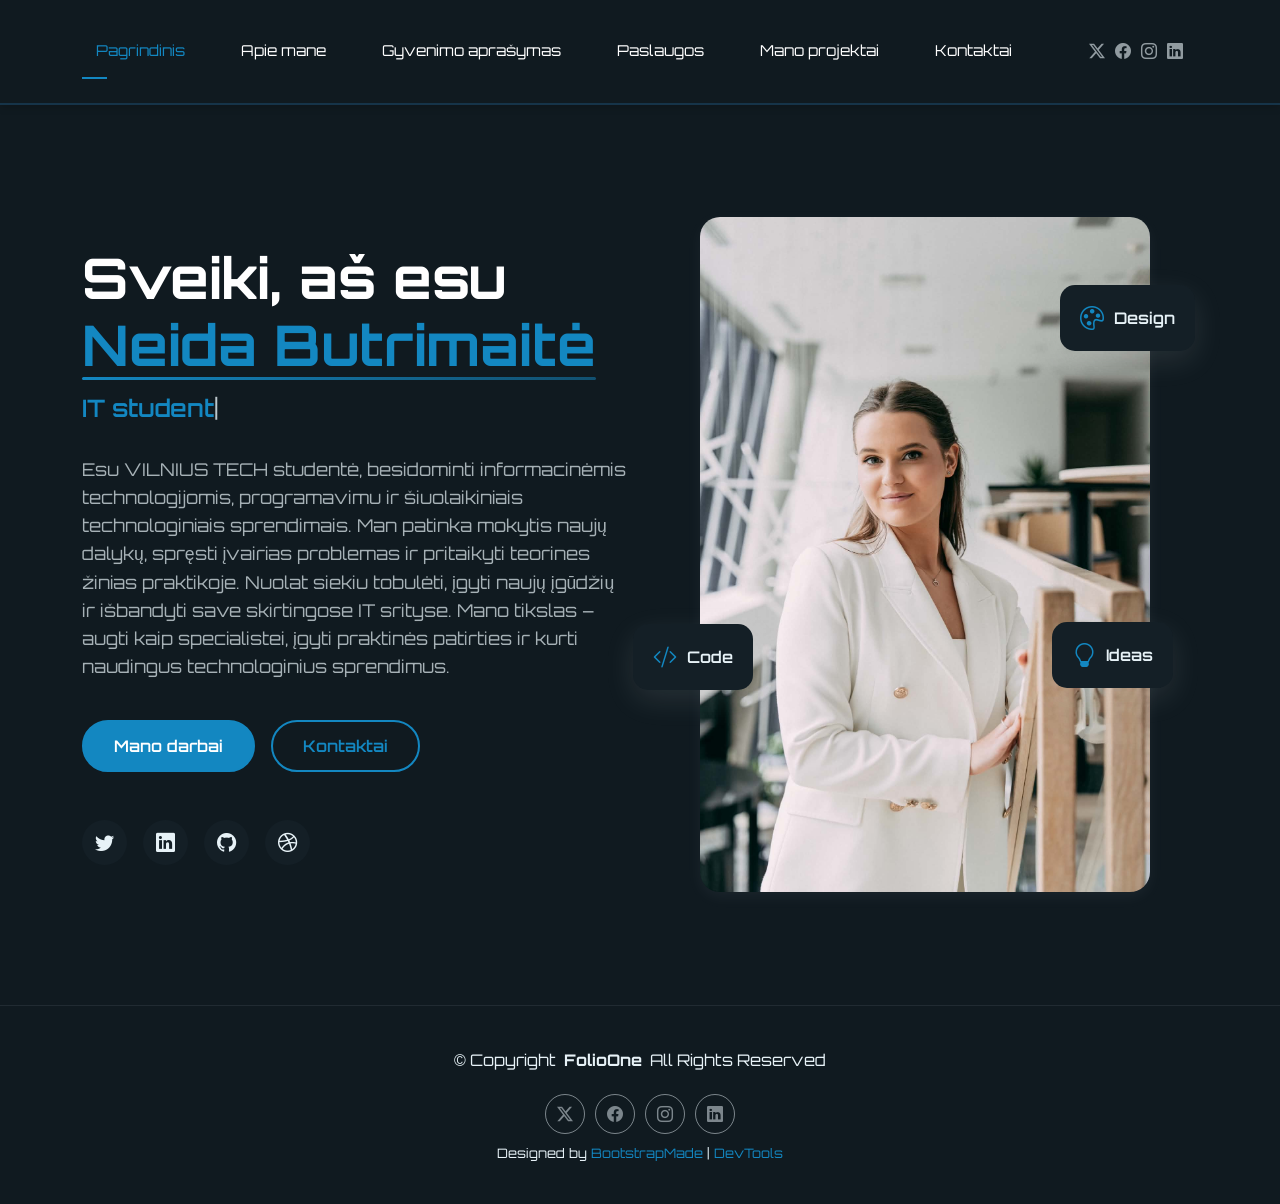
<file: index.html>
<!DOCTYPE html>
<html lang="lt">

<head>
  <meta charset="utf-8">
  <meta content="width=device-width, initial-scale=1.0" name="viewport">
  <title>Mano CV</title>
  <meta name="description" content="Neida Butrimaitė CV puslapis">
  <meta name="author" content="Neida Butrimaitė">
  <meta name="keywords" content="CV, Neida Butrimaitė, kibernetinis saugumas">

  <!-- Favicons -->
  <link href="assets/img/favicon1.png" rel="icon">
  <link href="assets/img/apple-touch-icon.png" rel="apple-touch-icon">

  <!-- Fonts -->
  <link href="https://fonts.googleapis.com" rel="preconnect">
  <link href="https://fonts.gstatic.com" rel="preconnect" crossorigin>
  <link href="https://fonts.googleapis.com/css2?family=Roboto:ital,wght@0,100;0,300;0,400;0,500;0,700;0,900;1,100;1,300;1,400;1,500;1,700;1,900&family=Poppins:ital,wght@0,100;0,200;0,300;0,400;0,500;0,600;0,700;0,800;0,900;1,100;1,200;1,300;1,400;1,500;1,600;1,700;1,800;1,900&family=Raleway:ital,wght@0,100;0,200;0,300;0,400;0,500;0,600;0,700;0,800;0,900;1,100;1,200;1,300;1,400;1,500;1,600;1,700;1,800;1,900&display=swap" rel="stylesheet">

  <!-- Vendor CSS Files -->
  <link href="assets/vendor/bootstrap/css/bootstrap.min.css" rel="stylesheet">
  <link href="assets/vendor/bootstrap-icons/bootstrap-icons.css" rel="stylesheet">
  <link href="assets/vendor/aos/aos.css" rel="stylesheet">
  <link href="assets/vendor/swiper/swiper-bundle.min.css" rel="stylesheet">
  <link href="assets/vendor/glightbox/css/glightbox.min.css" rel="stylesheet">

  <!-- Main CSS File -->
  <link href="https://fonts.googleapis.com/css2?family=Orbitron:wght@400;500;600;700;800&display=swap" rel="stylesheet">
  <link href="assets/css/main.css" rel="stylesheet">
  <link href="assets/css/custom.css" rel="stylesheet">

  <!-- =======================================================
  * Template Name: FolioOne
  * Template URL: https://bootstrapmade.com/folioone-bootstrap-portfolio-website-template/
  * Updated: Aug 23 2025 with Bootstrap v5.3.7
  * Author: BootstrapMade.com
  * License: https://bootstrapmade.com/license/
  ======================================================== -->
</head>

<body class="index-page">

  <header id="header" class="header d-flex align-items-center light-background sticky-top">
    <div class="container position-relative d-flex align-items-center justify-content-between">

      <!-- <a href="index.html" class="logo d-flex align-items-center me-auto me-xl-0">
      <img src="assets/img/logo.webp" alt="">
      <h1 class="sitename">FolioOne</h1> 
    </a> -->

      <nav id="navmenu" class="navmenu">
        <ul>
          <li><a href="index.html" class="active">Pagrindinis</a></li>
          <li><a href="about.html">Apie mane</a></li>
          <li><a href="resume.html">Gyvenimo aprašymas</a></li>
          <li><a href="services.html">Paslaugos</a></li>
          <li><a href="portfolio.html">Mano projektai</a></li>
          <li><a href="contact.html">Kontaktai</a></li>
        </ul>
        <i class="mobile-nav-toggle d-xl-none bi bi-list"></i>
      </nav>

      <div class="header-social-links">
        <a href="#" class="twitter"><i class="bi bi-twitter-x"></i></a>
        <a href="#" class="facebook"><i class="bi bi-facebook"></i></a>
        <a href="#" class="instagram"><i class="bi bi-instagram"></i></a>
        <a href="#" class="linkedin"><i class="bi bi-linkedin"></i></a>
      </div>

    </div>
  </header>

  <main class="main">

    <!-- Hero Section -->
    <section id="hero" class="hero section">

      <div class="container" data-aos="fade-up" data-aos-delay="100">

        <div class="row gy-4 align-items-center">
          <div class="col-lg-6 order-2 order-lg-1">
            <div class="hero-content">
              <h1 data-aos="fade-up" data-aos-delay="200">Sveiki, aš esu <span class="highlight">Neida Butrimaitė</span></h1>
              <h2 data-aos="fade-up" data-aos-delay="300"><span class="typed" data-typed-items="IT studentė, Būsima programuotoja, Technologijų entuziastė"></span></h2>
              <p data-aos="fade-up" data-aos-delay="400">Esu VILNIUS TECH studentė, besidominti informacinėmis technologijomis, programavimu ir šiuolaikiniais technologiniais sprendimais.

Man patinka mokytis naujų dalykų, spręsti įvairias problemas ir pritaikyti teorines žinias praktikoje. Nuolat siekiu tobulėti, įgyti naujų įgūdžių ir išbandyti save skirtingose IT srityse.

Mano tikslas – augti kaip specialistei, įgyti praktinės patirties ir kurti naudingus technologinius sprendimus.</p>
              <div class="hero-actions" data-aos="fade-up" data-aos-delay="500">
                <a href="portfolio.html" class="btn btn-primary">Mano darbai</a>
                <a href="contact.html" class="btn btn-outline">Kontaktai</a>
              </div>
              <div class="social-links" data-aos="fade-up" data-aos-delay="600">
                <a href="#"><i class="bi bi-twitter"></i></a>
                <a href="#"><i class="bi bi-linkedin"></i></a>
                <a href="#"><i class="bi bi-github"></i></a>
                <a href="#"><i class="bi bi-dribbble"></i></a>
              </div>
            </div>
          </div>
          <div class="col-lg-6 order-1 order-lg-2">
            <div class="hero-image" data-aos="zoom-in" data-aos-delay="300">
              <div class="image-wrapper">
                <img src="assets/img/bbz.JPG" alt="Neida Butrimaitė" class="img-fluid">
                <div class="floating-elements">
                  <div class="floating-card design" data-aos="fade-left" data-aos-delay="700">
                    <i class="bi bi-palette"></i>
                    <span>Design</span>
                  </div>
                  <div class="floating-card code" data-aos="fade-right" data-aos-delay="800">
                    <i class="bi bi-code-slash"></i>
                    <span>Code</span>
                  </div>
                  <div class="floating-card creativity" data-aos="fade-up" data-aos-delay="900">
                    <i class="bi bi-lightbulb"></i>
                    <span>Ideas</span>
                  </div>
                </div>
              </div>
            </div>
          </div>
        </div>

      </div>

    </section><!-- /Hero Section -->

  </main>

  <footer id="footer" class="footer">

    <div class="container">
      <div class="copyright text-center ">
        <p>© <span>Copyright</span> <strong class="px-1 sitename">FolioOne</strong> <span>All Rights Reserved<br></span></p>
      </div>
      <div class="social-links d-flex justify-content-center">
        <a href=""><i class="bi bi-twitter-x"></i></a>
        <a href=""><i class="bi bi-facebook"></i></a>
        <a href=""><i class="bi bi-instagram"></i></a>
        <a href=""><i class="bi bi-linkedin"></i></a>
      </div>
      <div class="credits">
        <!-- All the links in the footer should remain intact. -->
        <!-- You can delete the links only if you've purchased the pro version. -->
        <!-- Licensing information: https://bootstrapmade.com/license/ -->
        <!-- Purchase the pro version with working PHP/AJAX contact form: [buy-url] -->
        Designed by <a href="https://bootstrapmade.com/">BootstrapMade</a> | <a href="https://bootstrapmade.com/tools/">DevTools</a>
      </div>
    </div>

  </footer>

  <!-- Scroll Top -->
  <a href="#" id="scroll-top" class="scroll-top d-flex align-items-center justify-content-center"><i class="bi bi-arrow-up-short"></i></a>

  <!-- Preloader -->
  <div id="preloader"></div>

  <!-- Vendor JS Files -->
  <script src="assets/vendor/bootstrap/js/bootstrap.bundle.min.js"></script>
  <script src="assets/vendor/php-email-form/validate.js"></script>
  <script src="assets/vendor/aos/aos.js"></script>
  <script src="assets/vendor/typed.js/typed.umd.js"></script>
  <script src="assets/vendor/waypoints/noframework.waypoints.js"></script>
  <script src="assets/vendor/purecounter/purecounter_vanilla.js"></script>
  <script src="assets/vendor/swiper/swiper-bundle.min.js"></script>
  <script src="assets/vendor/imagesloaded/imagesloaded.pkgd.min.js"></script>
  <script src="assets/vendor/isotope-layout/isotope.pkgd.min.js"></script>
  <script src="assets/vendor/glightbox/js/glightbox.min.js"></script>

  <!-- Main JS File -->
  <script src="assets/js/main.js"></script>

</body>

</html>
</file>
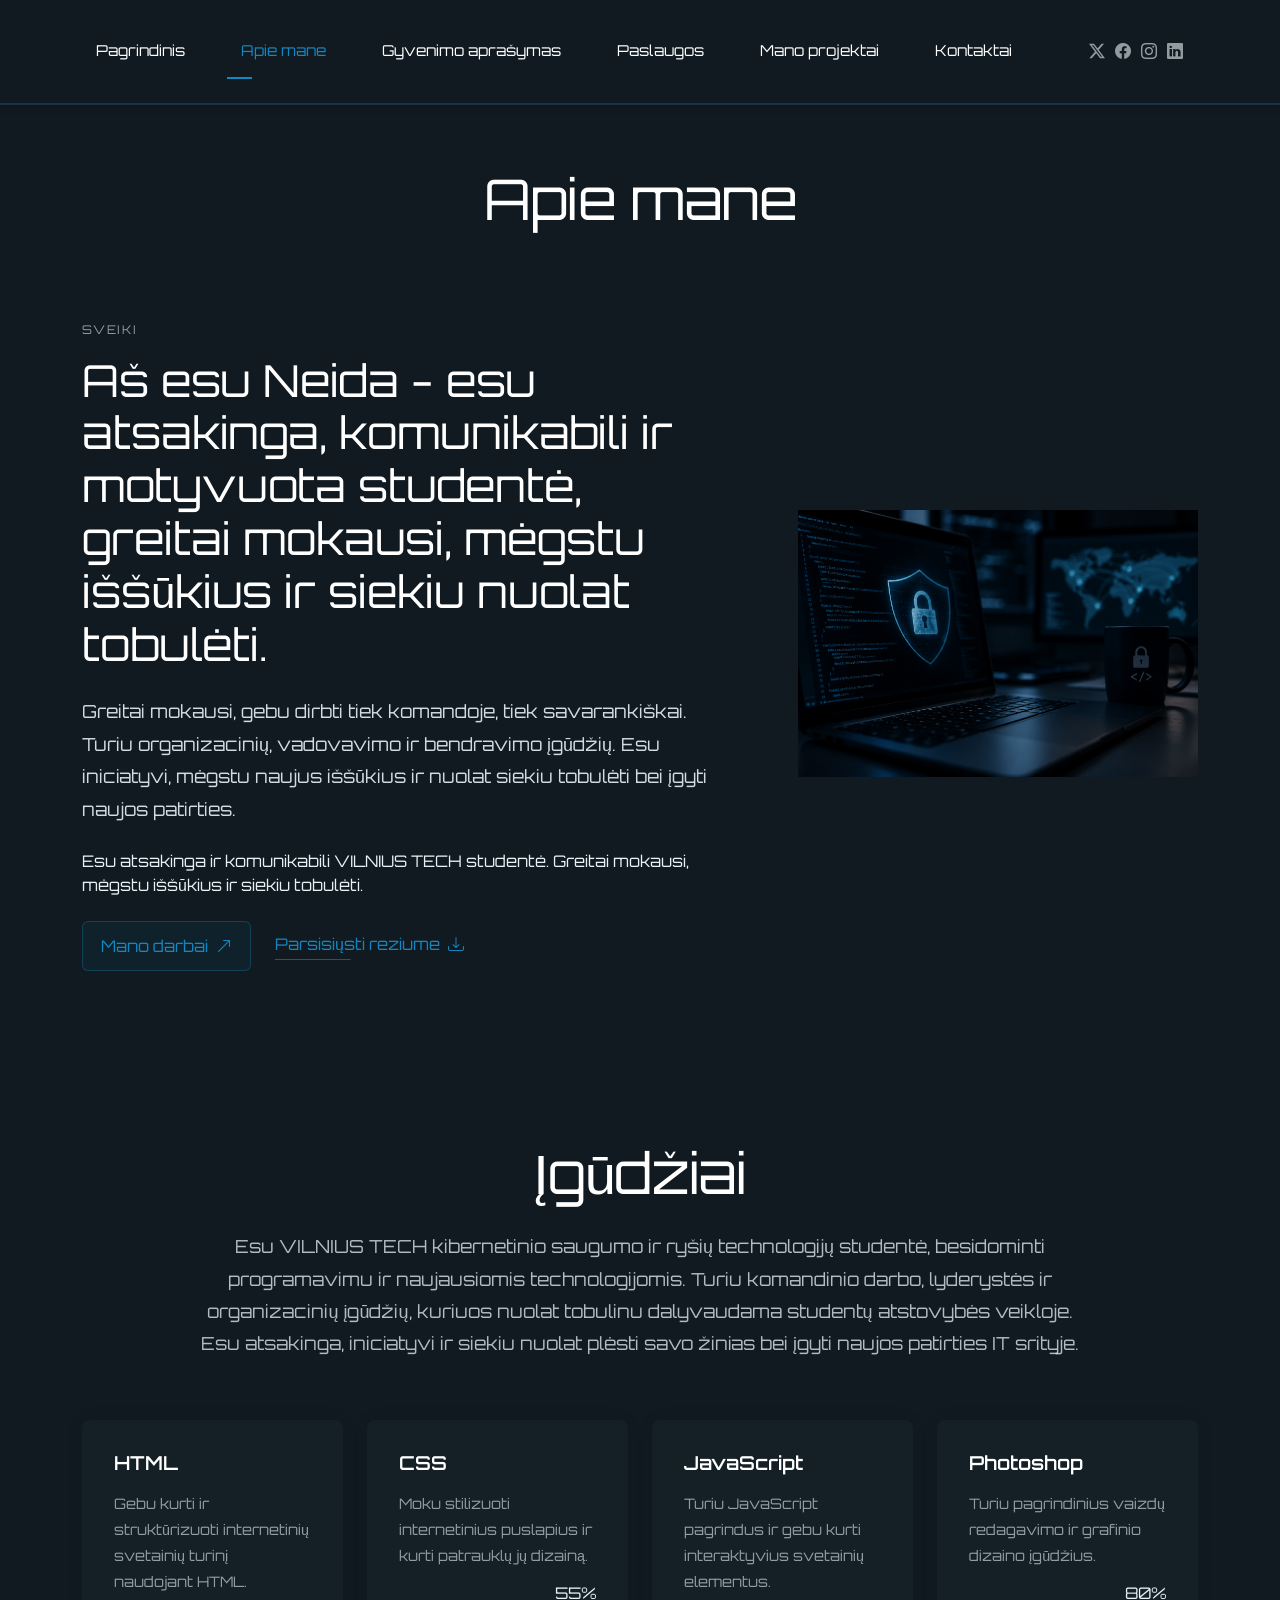
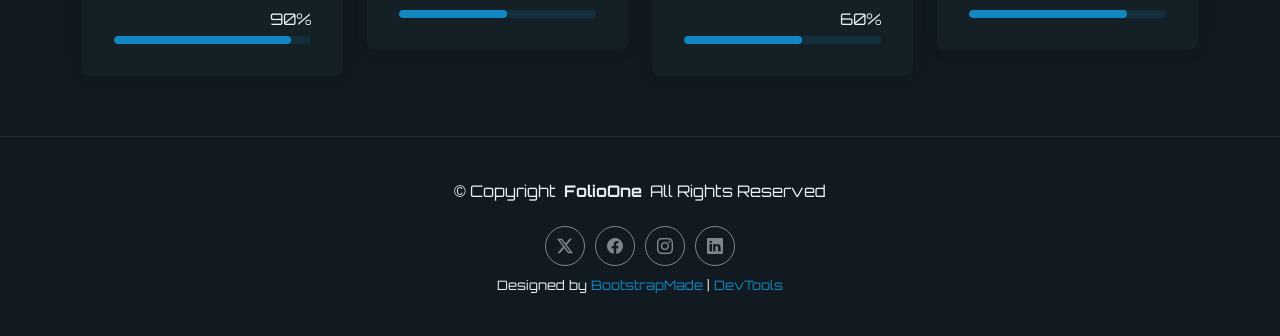
<file: about.html>
<!DOCTYPE html>
<html lang="lt">

<head>
  <meta charset="utf-8">
  <meta content="width=device-width, initial-scale=1.0" name="viewport">
   <title>Mano CV</title>
  <meta name="description" content="Neida Butrimaitė CV puslapis">
  <meta name="author" content="Neida Butrimaitė">
  <meta name="keywords" content="CV, Neida Butrimaitė, kibernetinis saugumas">

  <!-- Favicons -->
  <link href="assets/img/favicon1.png" rel="icon">
  <link href="assets/img/apple-touch-icon.png" rel="apple-touch-icon">

  <!-- Fonts -->
  <link href="https://fonts.googleapis.com" rel="preconnect">
  <link href="https://fonts.gstatic.com" rel="preconnect" crossorigin>
  <link href="https://fonts.googleapis.com/css2?family=Roboto:ital,wght@0,100;0,300;0,400;0,500;0,700;0,900;1,100;1,300;1,400;1,500;1,700;1,900&family=Poppins:ital,wght@0,100;0,200;0,300;0,400;0,500;0,600;0,700;0,800;0,900;1,100;1,200;1,300;1,400;1,500;1,600;1,700;1,800;1,900&family=Raleway:ital,wght@0,100;0,200;0,300;0,400;0,500;0,600;0,700;0,800;0,900;1,100;1,200;1,300;1,400;1,500;1,600;1,700;1,800;1,900&display=swap" rel="stylesheet">

  <!-- Vendor CSS Files -->
  <link href="assets/vendor/bootstrap/css/bootstrap.min.css" rel="stylesheet">
  <link href="assets/vendor/bootstrap-icons/bootstrap-icons.css" rel="stylesheet">
  <link href="assets/vendor/aos/aos.css" rel="stylesheet">
  <link href="assets/vendor/swiper/swiper-bundle.min.css" rel="stylesheet">
  <link href="assets/vendor/glightbox/css/glightbox.min.css" rel="stylesheet">

  <!-- Main CSS File -->
  <link href="https://fonts.googleapis.com/css2?family=Orbitron:wght@400;500;600;700;800&display=swap" rel="stylesheet">
  <link href="assets/css/main.css" rel="stylesheet">
  <link href="assets/css/custom.css" rel="stylesheet">

  <!-- =======================================================
  * Template Name: FolioOne
  * Template URL: https://bootstrapmade.com/folioone-bootstrap-portfolio-website-template/
  * Updated: Aug 23 2025 with Bootstrap v5.3.7
  * Author: BootstrapMade.com
  * License: https://bootstrapmade.com/license/
  ======================================================== -->
</head>

<body class="about-page">

  <header id="header" class="header d-flex align-items-center light-background sticky-top">
    <div class="container position-relative d-flex align-items-center justify-content-between">

      <!-- <a href="index.html" class="logo d-flex align-items-center me-auto me-xl-0">
      <img src="assets/img/logo.webp" alt="">
      <h1 class="sitename">FolioOne</h1> 
    </a> -->

      <nav id="navmenu" class="navmenu">
        <ul>
          <li><a href="index.html">Pagrindinis</a></li>
          <li><a href="about.html" class="active">Apie mane</a></li>
          <li><a href="resume.html">Gyvenimo aprašymas</a></li>
          <li><a href="services.html">Paslaugos</a></li>
          <li><a href="portfolio.html">Mano projektai</a></li>
          <li><a href="contact.html">Kontaktai</a></li>
        </ul>
        <i class="mobile-nav-toggle d-xl-none bi bi-list"></i>
      </nav>

      <div class="header-social-links">
        <a href="#" class="twitter"><i class="bi bi-twitter-x"></i></a>
        <a href="#" class="facebook"><i class="bi bi-facebook"></i></a>
        <a href="#" class="instagram"><i class="bi bi-instagram"></i></a>
        <a href="#" class="linkedin"><i class="bi bi-linkedin"></i></a>
      </div>

    </div>
  </header>

  <main class="main">

    <!-- About Section -->
    <section id="about" class="about section">

      <!-- Section Title -->
      <div class="container section-title" data-aos="fade-up">
        <h2>Apie mane</h2>
      </div><!-- End Section Title -->

      <div class="container" data-aos="fade-up" data-aos-delay="100">

        <!-- Intro + Photo -->
        <div class="row align-items-center justify-content-between gy-5 mb-5">
          <div class="col-lg-7" data-aos="fade-right" data-aos-delay="150">
            <div class="intro-content">
              <span class="eyebrow">Sveiki</span>
              <h2 class="headline">Aš esu Neida - esu atsakinga, komunikabili ir motyvuota studentė, greitai mokausi, mėgstu iššūkius ir siekiu nuolat tobulėti.</h2>
              <p class="lead">
                Greitai mokausi, gebu dirbti tiek komandoje, tiek savarankiškai. Turiu organizacinių, vadovavimo ir bendravimo įgūdžių. Esu iniciatyvi, mėgstu naujus iššūkius ir nuolat siekiu tobulėti bei įgyti naujos patirties.
              </p>
                Esu atsakinga ir komunikabili VILNIUS TECH studentė. Greitai mokausi, mėgstu iššūkius ir siekiu tobulėti.
              </p>

              <div class="cta-group">
                <a href="#portfolio" class="btn-ghost">
                  Mano darbai <i class="bi bi-arrow-up-right"></i>
                </a>
                <a href="#" class="link-underline">
                  Parsisiųsti reziume <i class="bi bi-download"></i>
                </a>
              </div>
            </div>
          </div>

          <div class="col-lg-5" data-aos="zoom-in" data-aos-delay="250">
            <figure class="profile-figure text-center text-lg-end">
             <img src="assets/img/profile/Kibernetinio saugumo darbo vieta.png" alt="Kibernetinis saugumas" style="width: 400px; height: auto;">
            </figure>
          </div>
        </div>
        <!-- End Intro + Photo -->
      </div>
    </section><!-- /About Section -->

    <!-- Skills Section -->
    <section id="skills" class="skills section">

      <!-- Section Title -->
      <div class="container section-title" data-aos="fade-up">
        <h2>Įgūdžiai</h2>
        <p>Esu VILNIUS TECH kibernetinio saugumo ir ryšių technologijų studentė, besidominti programavimu ir naujausiomis technologijomis. Turiu komandinio darbo, lyderystės ir organizacinių įgūdžių, kuriuos nuolat tobulinu dalyvaudama studentų atstovybės veikloje. Esu atsakinga, iniciatyvi ir siekiu nuolat plėsti savo žinias bei įgyti naujos patirties IT srityje.</p>
      </div><!-- End Section Title -->

      <div class="container" data-aos="fade-up" data-aos-delay="100">

        <div class="row g-4 skills-animation">

          <div class="col-md-6 col-lg-3" data-aos="fade-up" data-aos-delay="100">
            <div class="skill-box">
              <h3>HTML</h3>
              <p>Gebu kurti ir struktūrizuoti internetinių svetainių turinį naudojant HTML.</p>
              <span class="text-end d-block">90%</span>
              <div class="progress">
                <div class="progress-bar" role="progressbar" aria-valuenow="90" aria-valuemin="0" aria-valuemax="100"></div>
              </div>
            </div>
          </div>

          <div class="col-md-6 col-lg-3" data-aos="fade-up" data-aos-delay="200">
            <div class="skill-box">
              <h3>CSS</h3>
              <p>Moku stilizuoti internetinius puslapius ir kurti patrauklų jų dizainą.</p>
              <span class="text-end d-block">55%</span>
              <div class="progress">
                <div class="progress-bar" role="progressbar" aria-valuenow="55" aria-valuemin="0" aria-valuemax="100"></div>
              </div>
            </div>
          </div>

          <div class="col-md-6 col-lg-3" data-aos="fade-up" data-aos-delay="300">
            <div class="skill-box">
              <h3>JavaScript</h3>
              <p>Turiu JavaScript pagrindus ir gebu kurti interaktyvius svetainių elementus.</p>
              <span class="text-end d-block">60%</span>
              <div class="progress">
                <div class="progress-bar" role="progressbar" aria-valuenow="60" aria-valuemin="0" aria-valuemax="100"></div>
              </div>
            </div>
          </div>

          <div class="col-md-6 col-lg-3" data-aos="fade-up" data-aos-delay="400">
            <div class="skill-box">
              <h3>Photoshop</h3>
              <p>Turiu pagrindinius vaizdų redagavimo ir grafinio dizaino įgūdžius.</p>
              <span class="text-end d-block">80%</span>
              <div class="progress">
                <div class="progress-bar" role="progressbar" aria-valuenow="80" aria-valuemin="0" aria-valuemax="100">
                </div>
              </div>
            </div>
          </div>

        </div>

      </div>

    </section><!-- /Skills Section -->
  </main>

  <footer id="footer" class="footer">

    <div class="container">
      <div class="copyright text-center ">
        <p>© <span>Copyright</span> <strong class="px-1 sitename">FolioOne</strong> <span>All Rights Reserved<br></span></p>
      </div>
      <div class="social-links d-flex justify-content-center">
        <a href=""><i class="bi bi-twitter-x"></i></a>
        <a href=""><i class="bi bi-facebook"></i></a>
        <a href=""><i class="bi bi-instagram"></i></a>
        <a href=""><i class="bi bi-linkedin"></i></a>
      </div>
      <div class="credits">
        <!-- All the links in the footer should remain intact. -->
        <!-- You can delete the links only if you've purchased the pro version. -->
        <!-- Licensing information: https://bootstrapmade.com/license/ -->
        <!-- Purchase the pro version with working PHP/AJAX contact form: [buy-url] -->
        Designed by <a href="https://bootstrapmade.com/">BootstrapMade</a> | <a href="https://bootstrapmade.com/tools/">DevTools</a>
      </div>
    </div>

  </footer>

  <!-- Scroll Top -->
  <a href="#" id="scroll-top" class="scroll-top d-flex align-items-center justify-content-center"><i class="bi bi-arrow-up-short"></i></a>

  <!-- Preloader -->
  <div id="preloader"></div>

  <!-- Vendor JS Files -->
  <script src="assets/vendor/bootstrap/js/bootstrap.bundle.min.js"></script>
  <script src="assets/vendor/php-email-form/validate.js"></script>
  <script src="assets/vendor/aos/aos.js"></script>
  <script src="assets/vendor/typed.js/typed.umd.js"></script>
  <script src="assets/vendor/waypoints/noframework.waypoints.js"></script>
  <script src="assets/vendor/purecounter/purecounter_vanilla.js"></script>
  <script src="assets/vendor/swiper/swiper-bundle.min.js"></script>
  <script src="assets/vendor/imagesloaded/imagesloaded.pkgd.min.js"></script>
  <script src="assets/vendor/isotope-layout/isotope.pkgd.min.js"></script>
  <script src="assets/vendor/glightbox/js/glightbox.min.js"></script>

  <!-- Main JS File -->
  <script src="assets/js/main.js"></script>

</body>

</html>
</file>
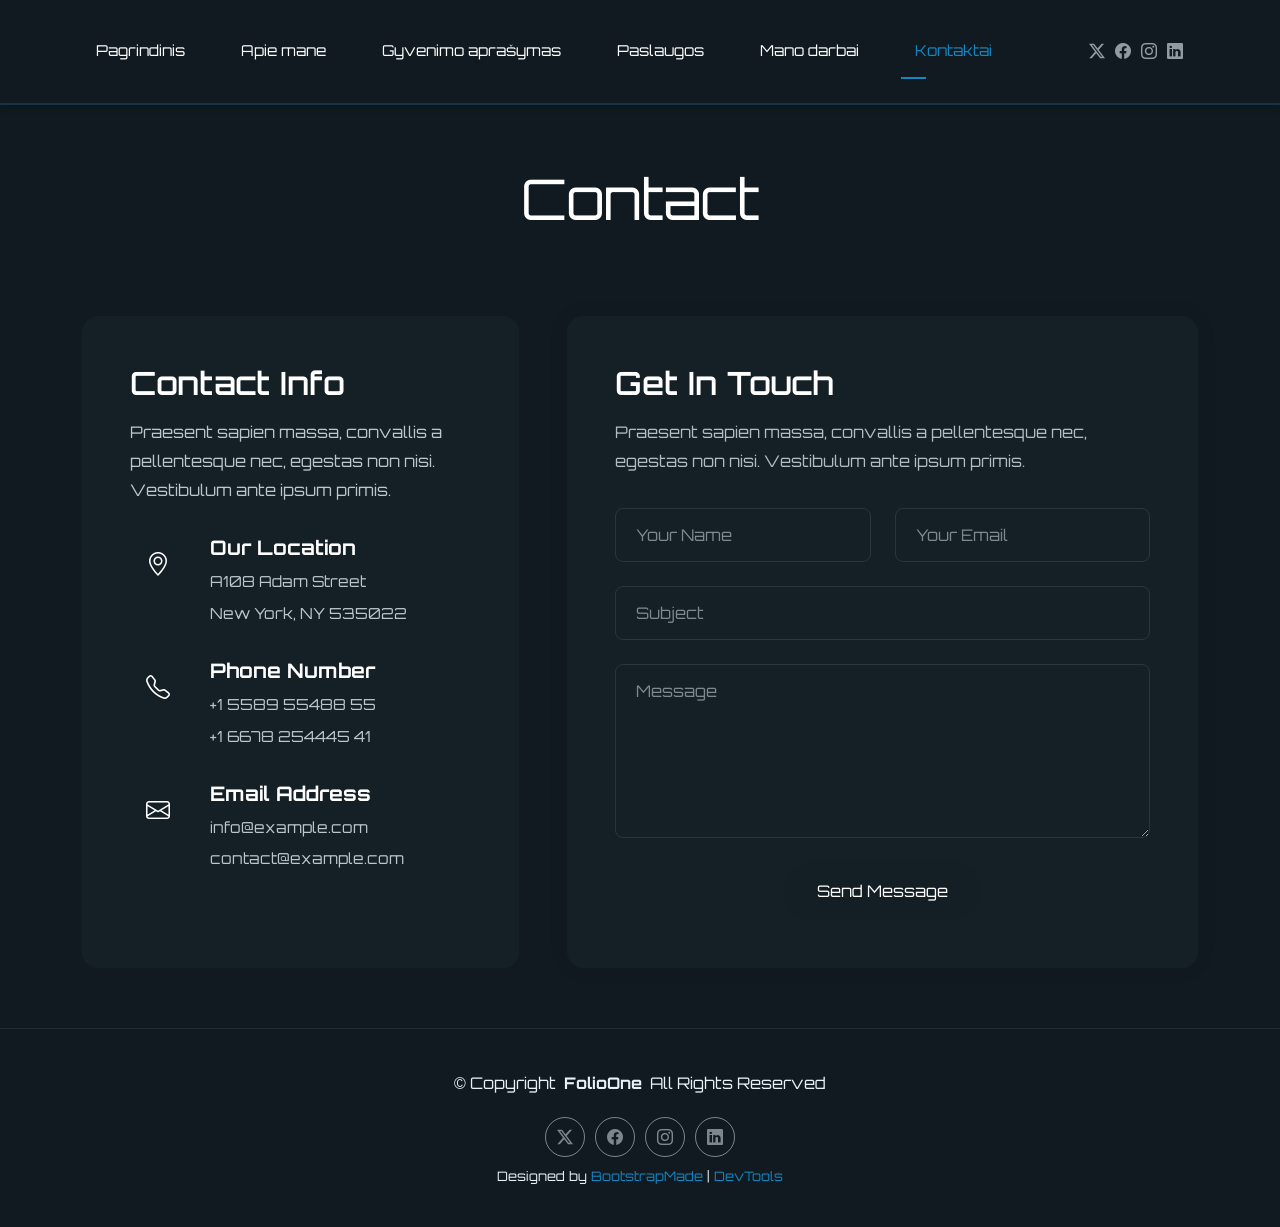
<file: contact.html>
<!DOCTYPE html>
<html lang="en">

<head>
  <meta charset="utf-8">
  <meta content="width=device-width, initial-scale=1.0" name="viewport">
  <title>Contact - FolioOne Bootstrap Template</title>
  <meta name="description" content="">
  <meta name="keywords" content="">

  <!-- Favicons -->
  <link href="assets/img/favicon1.png?" rel="icon">
  <link href="assets/img/apple-touch-icon.png" rel="apple-touch-icon">

  <!-- Fonts -->
  <link href="https://fonts.googleapis.com" rel="preconnect">
  <link href="https://fonts.gstatic.com" rel="preconnect" crossorigin>
  <link href="https://fonts.googleapis.com/css2?family=Roboto:ital,wght@0,100;0,300;0,400;0,500;0,700;0,900;1,100;1,300;1,400;1,500;1,700;1,900&family=Poppins:ital,wght@0,100;0,200;0,300;0,400;0,500;0,600;0,700;0,800;0,900;1,100;1,200;1,300;1,400;1,500;1,600;1,700;1,800;1,900&family=Raleway:ital,wght@0,100;0,200;0,300;0,400;0,500;0,600;0,700;0,800;0,900;1,100;1,200;1,300;1,400;1,500;1,600;1,700;1,800;1,900&display=swap" rel="stylesheet">

  <!-- Vendor CSS Files -->
  <link href="assets/vendor/bootstrap/css/bootstrap.min.css" rel="stylesheet">
  <link href="assets/vendor/bootstrap-icons/bootstrap-icons.css" rel="stylesheet">
  <link href="assets/vendor/aos/aos.css" rel="stylesheet">
  <link href="assets/vendor/swiper/swiper-bundle.min.css" rel="stylesheet">
  <link href="assets/vendor/glightbox/css/glightbox.min.css" rel="stylesheet">

  <!-- Main CSS File -->
  <link href="https://fonts.googleapis.com/css2?family=Orbitron:wght@400;500;600;700;800&display=swap" rel="stylesheet">
  <link href="assets/css/main.css" rel="stylesheet">
  <link href="assets/css/custom.css" rel="stylesheet">
  <!-- =======================================================
  * Template Name: FolioOne
  * Template URL: https://bootstrapmade.com/folioone-bootstrap-portfolio-website-template/
  * Updated: Aug 23 2025 with Bootstrap v5.3.7
  * Author: BootstrapMade.com
  * License: https://bootstrapmade.com/license/
  ======================================================== -->
</head>

<body class="contact-page">

  <header id="header" class="header d-flex align-items-center light-background sticky-top">
    <div class="container position-relative d-flex align-items-center justify-content-between">

      <!-- <a href="index.html" class="logo d-flex align-items-center me-auto me-xl-0">
      <img src="assets/img/logo.webp" alt="">
      <h1 class="sitename">FolioOne</h1> 
    </a> -->

      <nav id="navmenu" class="navmenu">
        <ul>
          <li><a href="index.html">Pagrindinis</a></li>
          <li><a href="about.html">Apie mane</a></li>
          <li><a href="resume.html">Gyvenimo aprašymas</a></li>
          <li><a href="services.html">Paslaugos</a></li>
          <li><a href="portfolio.html">Mano darbai</a></li>
          <li><a href="contact.html" class="active">Kontaktai</a></li>
        </ul>
        <i class="mobile-nav-toggle d-xl-none bi bi-list"></i>
      </nav>

      <div class="header-social-links">
        <a href="#" class="twitter"><i class="bi bi-twitter-x"></i></a>
        <a href="#" class="facebook"><i class="bi bi-facebook"></i></a>
        <a href="#" class="instagram"><i class="bi bi-instagram"></i></a>
        <a href="#" class="linkedin"><i class="bi bi-linkedin"></i></a>
      </div>

    </div>
  </header>

  <main class="main">

    <!-- Contact Section -->
    <section id="contact" class="contact section">

      <!-- Section Title -->
      <div class="container section-title" data-aos="fade-up">
        <h2>Contact</h2>
      </div><!-- End Section Title -->

      <div class="container" data-aos="fade-up" data-aos-delay="100">

        <div class="row g-4 g-lg-5">
          <div class="col-lg-5">
            <div class="info-box" data-aos="fade-up" data-aos-delay="200">
              <h3>Contact Info</h3>
              <p>Praesent sapien massa, convallis a pellentesque nec, egestas non nisi. Vestibulum ante ipsum primis.</p>

              <div class="info-item" data-aos="fade-up" data-aos-delay="300">
                <div class="icon-box">
                  <i class="bi bi-geo-alt"></i>
                </div>
                <div class="content">
                  <h4>Our Location</h4>
                  <p>A108 Adam Street</p>
                  <p>New York, NY 535022</p>
                </div>
              </div>

              <div class="info-item" data-aos="fade-up" data-aos-delay="400">
                <div class="icon-box">
                  <i class="bi bi-telephone"></i>
                </div>
                <div class="content">
                  <h4>Phone Number</h4>
                  <p>+1 5589 55488 55</p>
                  <p>+1 6678 254445 41</p>
                </div>
              </div>

              <div class="info-item" data-aos="fade-up" data-aos-delay="500">
                <div class="icon-box">
                  <i class="bi bi-envelope"></i>
                </div>
                <div class="content">
                  <h4>Email Address</h4>
                  <p>info@example.com</p>
                  <p>contact@example.com</p>
                </div>
              </div>
            </div>
          </div>

          <div class="col-lg-7">
            <div class="contact-form" data-aos="fade-up" data-aos-delay="300">
              <h3>Get In Touch</h3>
              <p>Praesent sapien massa, convallis a pellentesque nec, egestas non nisi. Vestibulum ante ipsum primis.</p>

              <form action="forms/contact.php" method="post" class="php-email-form" data-aos="fade-up" data-aos-delay="200">
                <div class="row gy-4">

                  <div class="col-md-6">
                    <input type="text" name="name" class="form-control" placeholder="Your Name" required="">
                  </div>

                  <div class="col-md-6 ">
                    <input type="email" class="form-control" name="email" placeholder="Your Email" required="">
                  </div>

                  <div class="col-12">
                    <input type="text" class="form-control" name="subject" placeholder="Subject" required="">
                  </div>

                  <div class="col-12">
                    <textarea class="form-control" name="message" rows="6" placeholder="Message" required=""></textarea>
                  </div>

                  <div class="col-12 text-center">
                    <div class="loading">Loading</div>
                    <div class="error-message"></div>
                    <div class="sent-message">Your message has been sent. Thank you!</div>

                    <button type="submit" class="btn">Send Message</button>
                  </div>

                </div>
              </form>

            </div>
          </div>

        </div>

      </div>

    </section><!-- /Contact Section -->

  </main>

  <footer id="footer" class="footer">

    <div class="container">
      <div class="copyright text-center ">
        <p>© <span>Copyright</span> <strong class="px-1 sitename">FolioOne</strong> <span>All Rights Reserved<br></span></p>
      </div>
      <div class="social-links d-flex justify-content-center">
        <a href=""><i class="bi bi-twitter-x"></i></a>
        <a href=""><i class="bi bi-facebook"></i></a>
        <a href=""><i class="bi bi-instagram"></i></a>
        <a href=""><i class="bi bi-linkedin"></i></a>
      </div>
      <div class="credits">
        <!-- All the links in the footer should remain intact. -->
        <!-- You can delete the links only if you've purchased the pro version. -->
        <!-- Licensing information: https://bootstrapmade.com/license/ -->
        <!-- Purchase the pro version with working PHP/AJAX contact form: [buy-url] -->
        Designed by <a href="https://bootstrapmade.com/">BootstrapMade</a> | <a href="https://bootstrapmade.com/tools/">DevTools</a>
      </div>
    </div>

  </footer>

  <!-- Scroll Top -->
  <a href="#" id="scroll-top" class="scroll-top d-flex align-items-center justify-content-center"><i class="bi bi-arrow-up-short"></i></a>

  <!-- Preloader -->
  <div id="preloader"></div>

  <!-- Vendor JS Files -->
  <script src="assets/vendor/bootstrap/js/bootstrap.bundle.min.js"></script>
  <script src="assets/vendor/php-email-form/validate.js"></script>
  <script src="assets/vendor/aos/aos.js"></script>
  <script src="assets/vendor/typed.js/typed.umd.js"></script>
  <script src="assets/vendor/waypoints/noframework.waypoints.js"></script>
  <script src="assets/vendor/purecounter/purecounter_vanilla.js"></script>
  <script src="assets/vendor/swiper/swiper-bundle.min.js"></script>
  <script src="assets/vendor/imagesloaded/imagesloaded.pkgd.min.js"></script>
  <script src="assets/vendor/isotope-layout/isotope.pkgd.min.js"></script>
  <script src="assets/vendor/glightbox/js/glightbox.min.js"></script>

  <!-- Main JS File -->
  <script src="assets/js/main.js"></script>

</body>

</html>
</file>
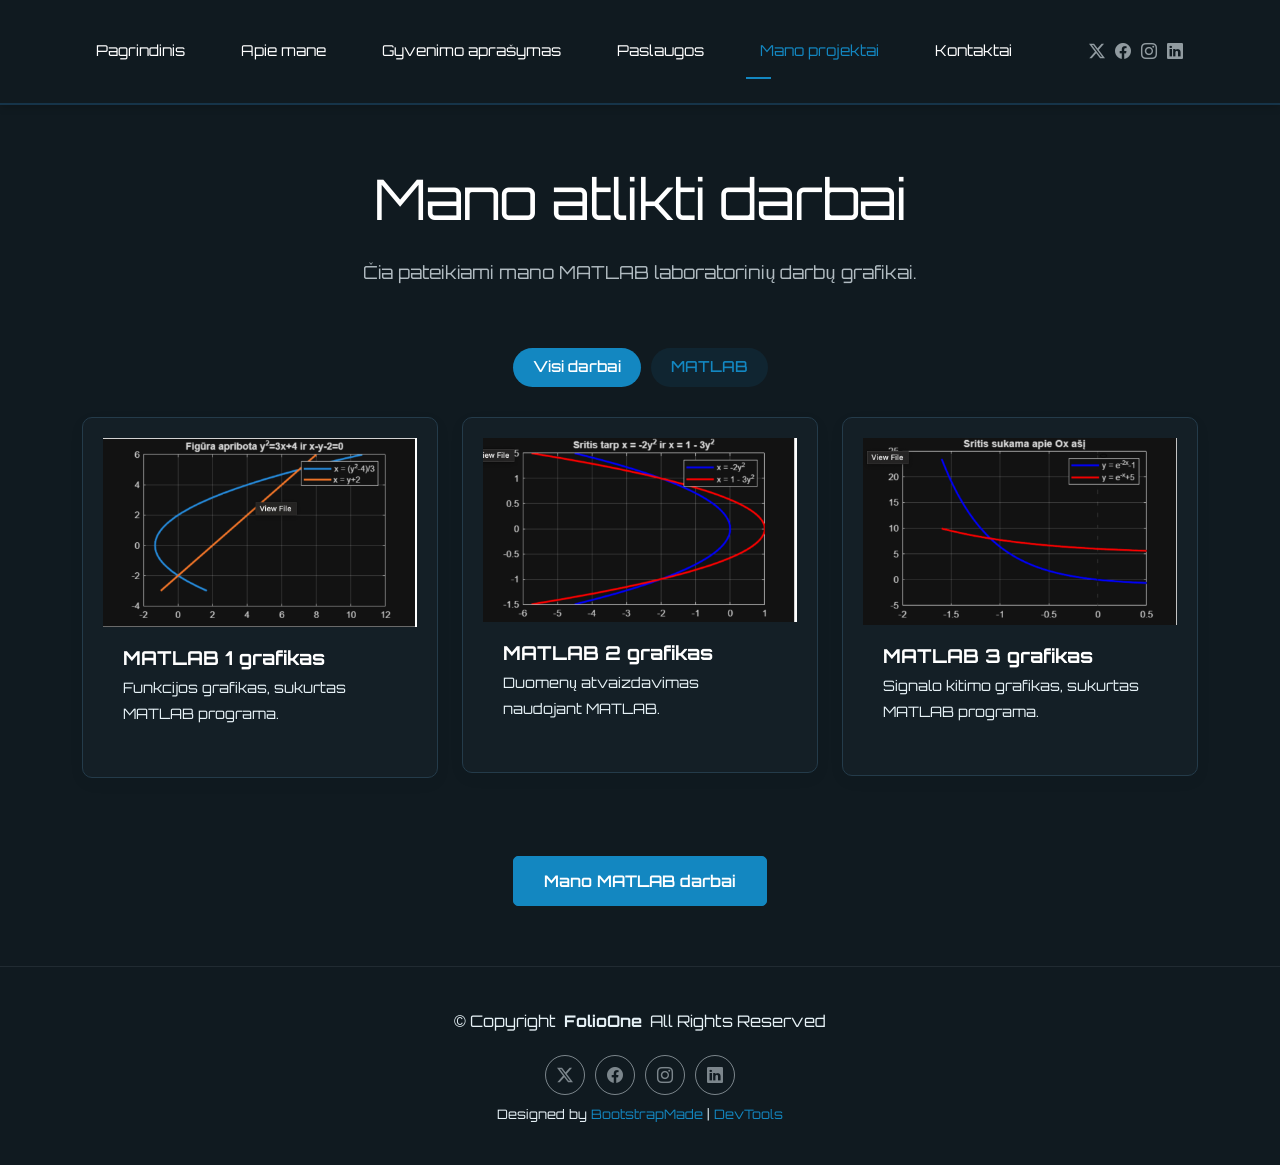
<file: portfolio.html>
<!DOCTYPE html>
<html lang="en">

<head>
  <meta charset="utf-8">
  <meta content="width=device-width, initial-scale=1.0" name="viewport">
  <title>Portfolio - FolioOne Bootstrap Template</title>
  <meta name="description" content="">
  <meta name="keywords" content="">

  <!-- Favicons -->
 <link href="assets/img/favicon1.png?" rel="icon">
  <link href="assets/img/apple-touch-icon.png" rel="apple-touch-icon">

  <!-- Fonts -->
  <link href="https://fonts.googleapis.com" rel="preconnect">
  <link href="https://fonts.gstatic.com" rel="preconnect" crossorigin>
  <link href="https://fonts.googleapis.com/css2?family=Roboto:ital,wght@0,100;0,300;0,400;0,500;0,700;0,900;1,100;1,300;1,400;1,500;1,700;1,900&family=Poppins:ital,wght@0,100;0,200;0,300;0,400;0,500;0,600;0,700;0,800;0,900;1,100;1,200;1,300;1,400;1,500;1,600;1,700;1,800;1,900&family=Raleway:ital,wght@0,100;0,200;0,300;0,400;0,500;0,600;0,700;0,800;0,900;1,100;1,200;1,300;1,400;1,500;1,600;1,700;1,800;1,900&display=swap" rel="stylesheet">

  <!-- Vendor CSS Files -->
  <link href="assets/vendor/bootstrap/css/bootstrap.min.css" rel="stylesheet">
  <link href="assets/vendor/bootstrap-icons/bootstrap-icons.css" rel="stylesheet">
  <link href="assets/vendor/aos/aos.css" rel="stylesheet">
  <link href="assets/vendor/swiper/swiper-bundle.min.css" rel="stylesheet">
  <link href="assets/vendor/glightbox/css/glightbox.min.css" rel="stylesheet">

  <!-- Main CSS File -->
  <link href="https://fonts.googleapis.com/css2?family=Orbitron:wght@400;500;600;700;800&display=swap" rel="stylesheet">
  <link href="assets/css/main.css" rel="stylesheet">
  <link href="assets/css/custom.css" rel="stylesheet">

  <!-- =======================================================
  * Template Name: FolioOne
  * Template URL: https://bootstrapmade.com/folioone-bootstrap-portfolio-website-template/
  * Updated: Aug 23 2025 with Bootstrap v5.3.7
  * Author: BootstrapMade.com
  * License: https://bootstrapmade.com/license/
  ======================================================== -->
</head>

<body class="portfolio-page">

  <header id="header" class="header d-flex align-items-center light-background sticky-top">
    <div class="container position-relative d-flex align-items-center justify-content-between">

      <!-- <a href="index.html" class="logo d-flex align-items-center me-auto me-xl-0">
      <img src="assets/img/logo.webp" alt="">
      <h1 class="sitename">FolioOne</h1> 
    </a> -->

      <nav id="navmenu" class="navmenu">
        <ul>
          <li><a href="index.html">Pagrindinis</a></li>
          <li><a href="about.html">Apie mane</a></li>
          <li><a href="resume.html">Gyvenimo aprašymas</a></li>
          <li><a href="services.html">Paslaugos</a></li>
          <li><a href="portfolio.html" class="active">Mano projektai</a></li>
          <li><a href="contact.html">Kontaktai</a></li>
        </ul>
        <i class="mobile-nav-toggle d-xl-none bi bi-list"></i>
      </nav>

      <div class="header-social-links">
        <a href="#" class="twitter"><i class="bi bi-twitter-x"></i></a>
        <a href="#" class="facebook"><i class="bi bi-facebook"></i></a>
        <a href="#" class="instagram"><i class="bi bi-instagram"></i></a>
        <a href="#" class="linkedin"><i class="bi bi-linkedin"></i></a>
      </div>

    </div>
  </header>

  <main class="main">

    <!-- Portfolio Section -->
    <section id="portfolio" class="portfolio section">

      <!-- Section Title -->
      <div class="container section-title" data-aos="fade-up">
        <h2>Mano atlikti darbai</h2>
        <p>Čia pateikiami mano MATLAB laboratorinių darbų grafikai.</p>
      </div><!-- End Section Title -->

      <div class="container" data-aos="fade-up" data-aos-delay="100">

        <div class="isotope-layout" data-default-filter="*" data-layout="masonry" data-sort="original-order">
          <ul class="portfolio-filters isotope-filters">
            <li data-filter="*" class="filter-active">Visi darbai</li>
            <li data-filter=".filter-matlab">MATLAB</li>
          </ul>
          </ul><!-- End Portfolio Filters -->

          <div class="row gy-4 isotope-container" data-aos="fade-up" data-aos-delay="300">
            <div class="col-lg-4 col-md-6 portfolio-item isotope-item filter-matlab">
              <div class="portfolio-card">
                <div class="portfolio-img">
                  <img src="assets/img/portfolio/Grafikas_1.png"
                      alt="Pirmasis MATLAB grafikas"
                      class="img-fluid">
                </div>
                <div class="portfolio-info">
                  <h4>MATLAB 1 grafikas</h4>
                  <p>Funkcijos grafikas, sukurtas MATLAB programa.</p>
                </div>
              </div>
            </div>

            <div class="col-lg-4 col-md-6 portfolio-item isotope-item filter-matlab">
              <div class="portfolio-card">
                <div class="portfolio-img">
                  <img src="assets/img/portfolio/Grafikas_2.png"
                       alt="Antrasis MATLAB grafikas"
                       class="img-fluid">
                </div>
                <div class="portfolio-info">
                  <h4>MATLAB 2 grafikas</h4>
                  <p>Duomenų atvaizdavimas naudojant MATLAB.</p>
                </div>
              </div>
            </div>
            
            <div class="col-lg-4 col-md-6 portfolio-item isotope-item filter-matlab">
              <div class="portfolio-card">
                <div class="portfolio-img">
                  <img src="assets/img/portfolio/Grafikas_3.png"
                      alt="Trečiasis MATLAB grafikas"
                      class="img-fluid">
                </div>
                <div class="portfolio-info">
                  <h4>MATLAB 3 grafikas</h4>
                  <p>Signalo kitimo grafikas, sukurtas MATLAB programa.</p>
                </div>
              </div>
            </div>
          </div><!-- End Portfolio Items Container -->

        </div>

        <div class="text-center mt-5" data-aos="fade-up" data-aos-delay="400">
          <a href="#portfolio" class="btn btn-primary">Mano MATLAB darbai</a>
        </div>

      </div>

    </section><!-- /Portfolio Section -->

  </main>

  <footer id="footer" class="footer">

    <div class="container">
      <div class="copyright text-center ">
        <p>© <span>Copyright</span> <strong class="px-1 sitename">FolioOne</strong> <span>All Rights Reserved<br></span></p>
      </div>
      <div class="social-links d-flex justify-content-center">
        <a href=""><i class="bi bi-twitter-x"></i></a>
        <a href=""><i class="bi bi-facebook"></i></a>
        <a href=""><i class="bi bi-instagram"></i></a>
        <a href=""><i class="bi bi-linkedin"></i></a>
      </div>
      <div class="credits">
        <!-- All the links in the footer should remain intact. -->
        <!-- You can delete the links only if you've purchased the pro version. -->
        <!-- Licensing information: https://bootstrapmade.com/license/ -->
        <!-- Purchase the pro version with working PHP/AJAX contact form: [buy-url] -->
        Designed by <a href="https://bootstrapmade.com/">BootstrapMade</a> | <a href="https://bootstrapmade.com/tools/">DevTools</a>
      </div>
    </div>

  </footer>

  <!-- Scroll Top -->
  <a href="#" id="scroll-top" class="scroll-top d-flex align-items-center justify-content-center"><i class="bi bi-arrow-up-short"></i></a>

  <!-- Preloader -->
  <div id="preloader"></div>

  <!-- Vendor JS Files -->
  <script src="assets/vendor/bootstrap/js/bootstrap.bundle.min.js"></script>
  <script src="assets/vendor/php-email-form/validate.js"></script>
  <script src="assets/vendor/aos/aos.js"></script>
  <script src="assets/vendor/typed.js/typed.umd.js"></script>
  <script src="assets/vendor/waypoints/noframework.waypoints.js"></script>
  <script src="assets/vendor/purecounter/purecounter_vanilla.js"></script>
  <script src="assets/vendor/swiper/swiper-bundle.min.js"></script>
  <script src="assets/vendor/imagesloaded/imagesloaded.pkgd.min.js"></script>
  <script src="assets/vendor/isotope-layout/isotope.pkgd.min.js"></script>
  <script src="assets/vendor/glightbox/js/glightbox.min.js"></script>

  <!-- Main JS File -->
  <script src="assets/js/main.js"></script>

</body>

</html>
</file>
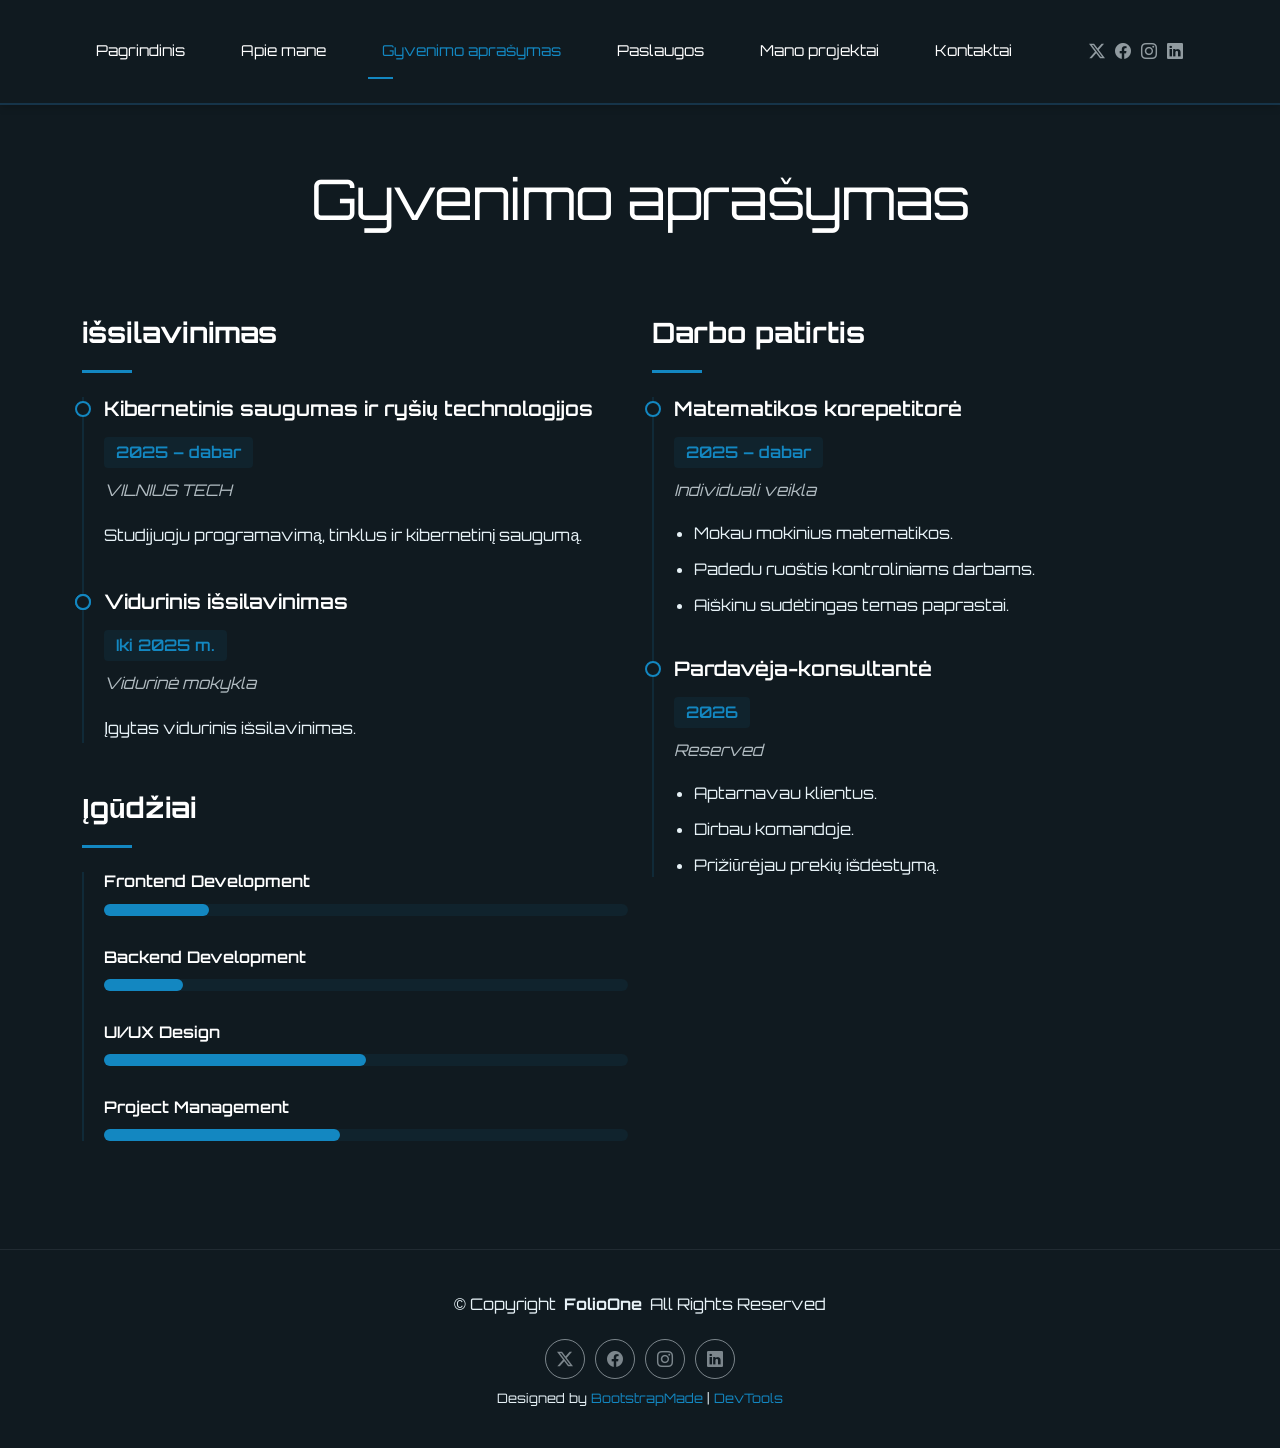
<file: resume.html>
<!DOCTYPE html>
<html lang="en">

<head>
  <meta charset="utf-8">
  <meta content="width=device-width, initial-scale=1.0" name="viewport">
  <title>Resume - FolioOne Bootstrap Template</title>
  <meta name="description" content="">
  <meta name="keywords" content="">

  <!-- Favicons -->
 <link href="assets/img/favicon1.png" rel="icon">
  <link href="assets/img/apple-touch-icon.png" rel="apple-touch-icon">

  <!-- Fonts -->
  <link href="https://fonts.googleapis.com" rel="preconnect">
  <link href="https://fonts.gstatic.com" rel="preconnect" crossorigin>
  <link href="https://fonts.googleapis.com/css2?family=Roboto:ital,wght@0,100;0,300;0,400;0,500;0,700;0,900;1,100;1,300;1,400;1,500;1,700;1,900&family=Poppins:ital,wght@0,100;0,200;0,300;0,400;0,500;0,600;0,700;0,800;0,900;1,100;1,200;1,300;1,400;1,500;1,600;1,700;1,800;1,900&family=Raleway:ital,wght@0,100;0,200;0,300;0,400;0,500;0,600;0,700;0,800;0,900;1,100;1,200;1,300;1,400;1,500;1,600;1,700;1,800;1,900&display=swap" rel="stylesheet">

  <!-- Vendor CSS Files -->
  <link href="assets/vendor/bootstrap/css/bootstrap.min.css" rel="stylesheet">
  <link href="assets/vendor/bootstrap-icons/bootstrap-icons.css" rel="stylesheet">
  <link href="assets/vendor/aos/aos.css" rel="stylesheet">
  <link href="assets/vendor/swiper/swiper-bundle.min.css" rel="stylesheet">
  <link href="assets/vendor/glightbox/css/glightbox.min.css" rel="stylesheet">

  <!-- Main CSS File -->
  <link href="https://fonts.googleapis.com/css2?family=Orbitron:wght@400;500;600;700;800&display=swap" rel="stylesheet">
  <link href="assets/css/main.css" rel="stylesheet">
  <link href="assets/css/custom.css" rel="stylesheet">

  <!-- =======================================================
  * Template Name: FolioOne
  * Template URL: https://bootstrapmade.com/folioone-bootstrap-portfolio-website-template/
  * Updated: Aug 23 2025 with Bootstrap v5.3.7
  * Author: BootstrapMade.com
  * License: https://bootstrapmade.com/license/
  ======================================================== -->
</head>

<body class="resume-page">

  <header id="header" class="header d-flex align-items-center light-background sticky-top">
    <div class="container position-relative d-flex align-items-center justify-content-between">

      <!-- <a href="index.html" class="logo d-flex align-items-center me-auto me-xl-0">
      <img src="assets/img/logo.webp" alt="">
      <h1 class="sitename">FolioOne</h1> 
    </a> -->

      <nav id="navmenu" class="navmenu">
        <ul>
          <li><a href="index.html">Pagrindinis</a></li>
            <li><a href="about.html">Apie mane</a></li>
            <li><a href="resume.html" class="active">Gyvenimo aprašymas</a></li>
            <li><a href="services.html">Paslaugos</a></li>
            <li><a href="portfolio.html">Mano projektai</a></li>
            <li><a href="contact.html">Kontaktai</a></li>
        </ul>
        <i class="mobile-nav-toggle d-xl-none bi bi-list"></i>
      </nav>

      <div class="header-social-links">
        <a href="#" class="twitter"><i class="bi bi-twitter-x"></i></a>
        <a href="#" class="facebook"><i class="bi bi-facebook"></i></a>
        <a href="#" class="instagram"><i class="bi bi-instagram"></i></a>
        <a href="#" class="linkedin"><i class="bi bi-linkedin"></i></a>
      </div>

    </div>
  </header>

  <main class="main">

    <!-- Resume Section -->
    <section id="resume" class="resume section">

      <!-- Section Title -->
      <div class="container section-title" data-aos="fade-up">
        <h2>Gyvenimo aprašymas</h2>
      </div><!-- End Section Title -->

      <div class="container" data-aos="fade-up" data-aos-delay="100">

        <div class="row">
          <div class="col-lg-6">

            <!-- Education Section -->
            <div class="resume-item" data-aos="fade-up">
              <h3 class="resume-title">išsilavinimas</h3>

              <div class="resume-content">
                <article class="education-item">
                  <h4>Kibernetinis saugumas ir ryšių technologijos</h4>
                  <h5>2025 – dabar</h5>
                  <p class="institution">
                    <em>VILNIUS TECH</em>
                  </p>
                  <p>Studijuoju programavimą, tinklus ir kibernetinį saugumą.</p>
                </article>
                </article>

                <article class="education-item">
                  <article class="education-item">
                    <h4>Vidurinis išsilavinimas</h4>
                    <h5>Iki 2025 m.</h5>
                    <p class="institution">
                      <em>Vidurinė mokykla</em>
                    </p>
                    <p>Įgytas vidurinis išsilavinimas.</p>
                  </article>
                </article>
              </div>
            </div><!-- End Education Section -->

            <!-- Professional Skills Section -->
            <div class="resume-item skills-animation" data-aos="fade-up">
              <h3 class="resume-title">Įgūdžiai</h3>

              <div class="resume-content">
                <div class="skill-item">
                  <h4>Frontend Development</h4>
                  <div class="progress">
                    <div class="progress-bar" role="progressbar" aria-valuenow="20" aria-valuemin="0" aria-valuemax="100"></div>
                  </div>
                </div>

                <div class="skill-item">
                  <h4>Backend Development</h4>
                  <div class="progress">
                    <div class="progress-bar" role="progressbar" aria-valuenow="15" aria-valuemin="0" aria-valuemax="100"></div>
                  </div>
                </div>

                <div class="skill-item">
                  <h4>UI/UX Design</h4>
                  <div class="progress">
                    <div class="progress-bar" role="progressbar" aria-valuenow="50" aria-valuemin="0" aria-valuemax="100"></div>
                  </div>
                </div>

                <div class="skill-item">
                  <h4>Project Management</h4>
                  <div class="progress">
                    <div class="progress-bar" role="progressbar" aria-valuenow="45" aria-valuemin="0" aria-valuemax="100"></div>
                  </div>
                </div>
              </div>
            </div><!-- End Professional Skills Section -->
          </div>

          <div class="col-lg-6">
            <!-- Experience Section -->
            <div class="resume-item" data-aos="fade-up" data-aos-delay="100">
              <h3 class="resume-title">Darbo patirtis</h3>

              <div class="resume-content">
                
                <article class="experience-item">
                  <h4>Matematikos korepetitorė</h4>
                  <h5>2025 – dabar</h5>
                  <p class="company"><em>Individuali veikla</em></p>
                  <ul>
                    <li>Mokau mokinius matematikos.</li>
                     <li>Padedu ruoštis kontroliniams darbams.</li>
                    <li>Aiškinu sudėtingas temas paprastai.</li>
                </ul>
              </article>

              <article class="experience-item">
                <h4>Pardavėja-konsultantė</h4>
                <h5>2026</h5>
                <p class="company"><em>Reserved</em></p>
               <ul>
                  <li>Aptarnavau klientus.</li>
                 <li>Dirbau komandoje.</li>
                 <li>Prižiūrėjau prekių išdėstymą.</li>
                </ul>
              </article>
              </div>
            </div><!-- End Experience Section -->
          </div>
        </div>

      </div>

    </section><!-- /Resume Section -->

  </main>

  <footer id="footer" class="footer">

    <div class="container">
      <div class="copyright text-center ">
        <p>© <span>Copyright</span> <strong class="px-1 sitename">FolioOne</strong> <span>All Rights Reserved<br></span></p>
      </div>
      <div class="social-links d-flex justify-content-center">
        <a href=""><i class="bi bi-twitter-x"></i></a>
        <a href=""><i class="bi bi-facebook"></i></a>
        <a href=""><i class="bi bi-instagram"></i></a>
        <a href=""><i class="bi bi-linkedin"></i></a>
      </div>
      <div class="credits">
        <!-- All the links in the footer should remain intact. -->
        <!-- You can delete the links only if you've purchased the pro version. -->
        <!-- Licensing information: https://bootstrapmade.com/license/ -->
        <!-- Purchase the pro version with working PHP/AJAX contact form: [buy-url] -->
        Designed by <a href="https://bootstrapmade.com/">BootstrapMade</a> | <a href="https://bootstrapmade.com/tools/">DevTools</a>
      </div>
    </div>

  </footer>

  <!-- Scroll Top -->
  <a href="#" id="scroll-top" class="scroll-top d-flex align-items-center justify-content-center"><i class="bi bi-arrow-up-short"></i></a>

  <!-- Preloader -->
  <div id="preloader"></div>

  <!-- Vendor JS Files -->
  <script src="assets/vendor/bootstrap/js/bootstrap.bundle.min.js"></script>
  <script src="assets/vendor/php-email-form/validate.js"></script>
  <script src="assets/vendor/aos/aos.js"></script>
  <script src="assets/vendor/typed.js/typed.umd.js"></script>
  <script src="assets/vendor/waypoints/noframework.waypoints.js"></script>
  <script src="assets/vendor/purecounter/purecounter_vanilla.js"></script>
  <script src="assets/vendor/swiper/swiper-bundle.min.js"></script>
  <script src="assets/vendor/imagesloaded/imagesloaded.pkgd.min.js"></script>
  <script src="assets/vendor/isotope-layout/isotope.pkgd.min.js"></script>
  <script src="assets/vendor/glightbox/js/glightbox.min.js"></script>

  <!-- Main JS File -->
  <script src="assets/js/main.js"></script>

</body>

</html>
</file>
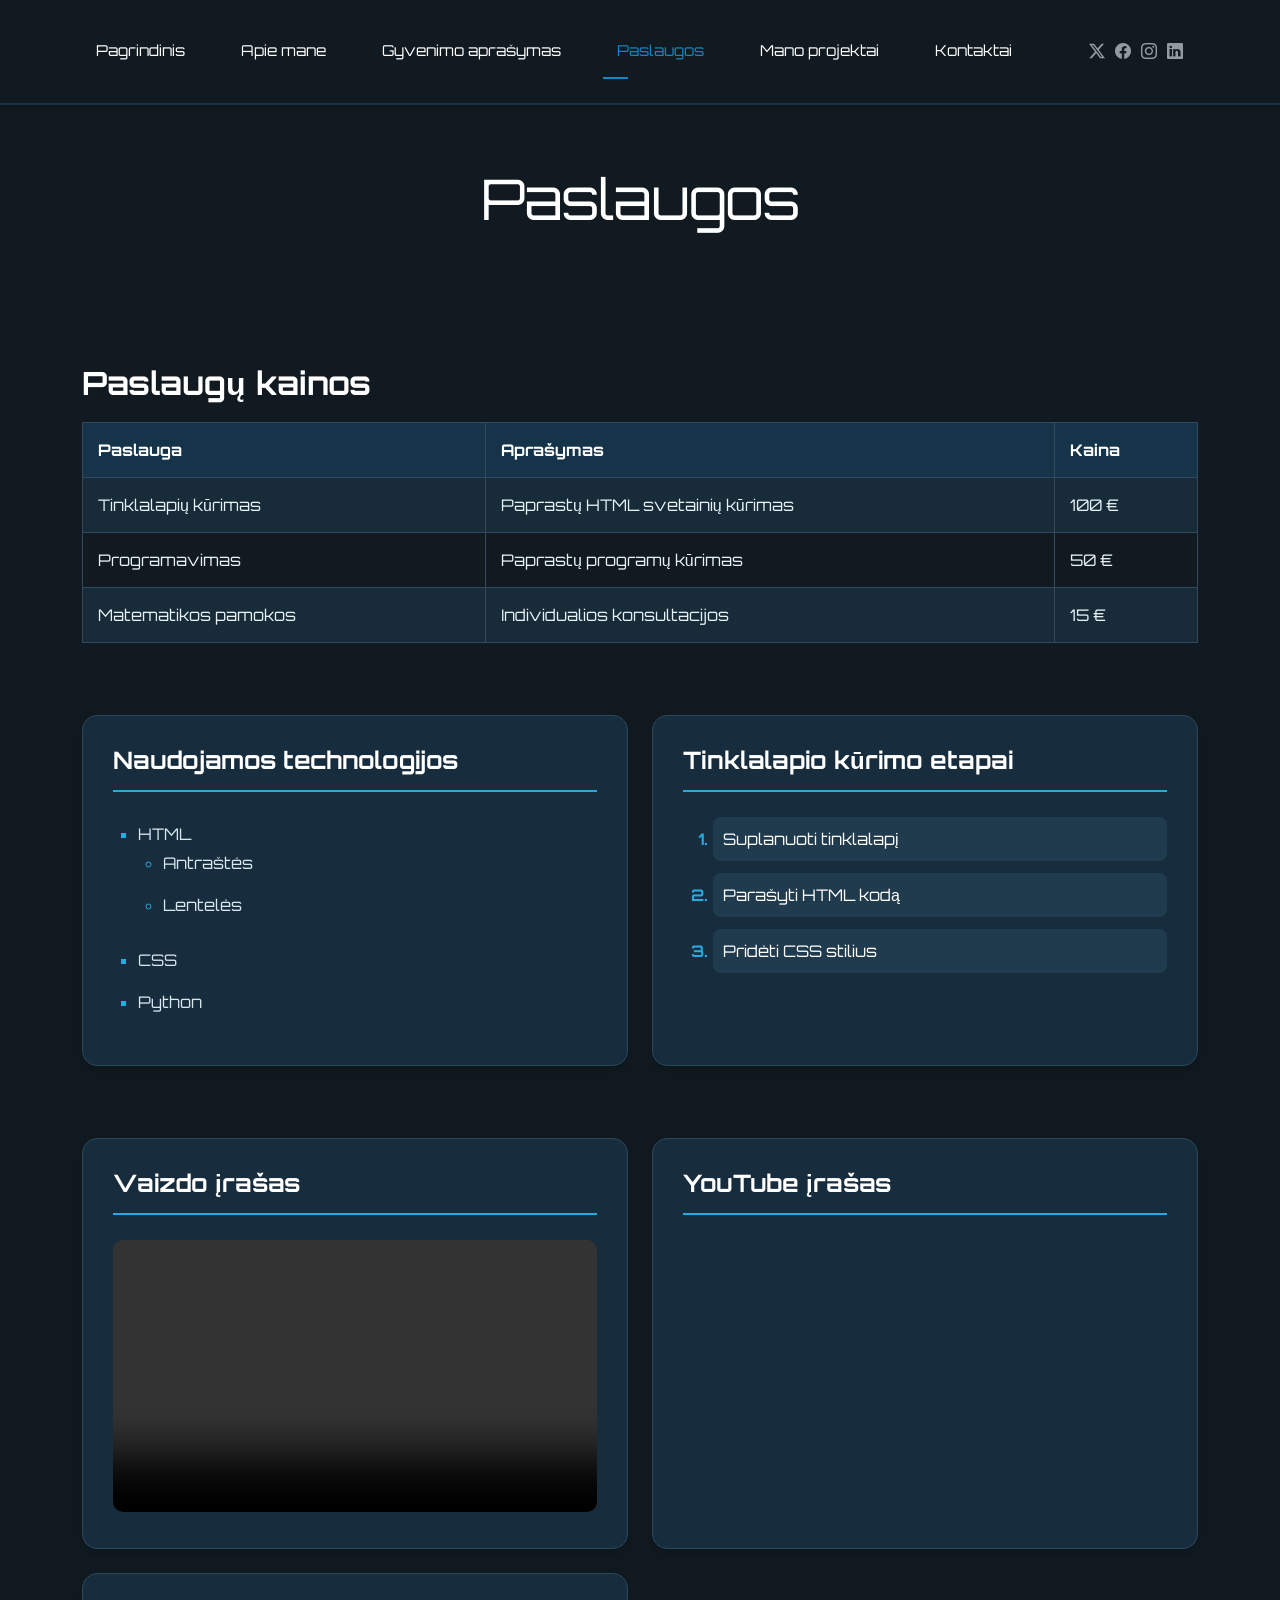
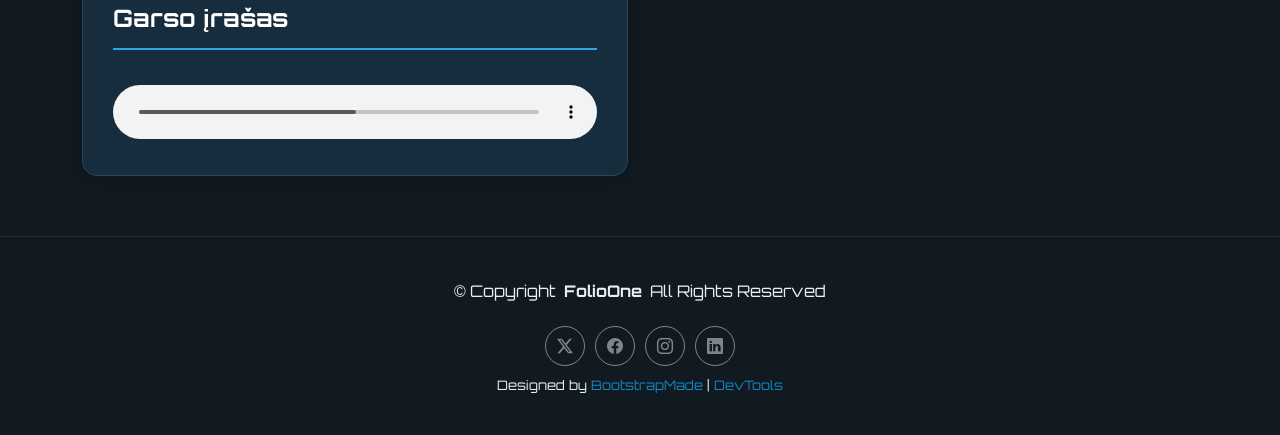
<file: services.html>
<!DOCTYPE html>
<html lang="en">

<head>
  <meta charset="utf-8">
  <meta content="width=device-width, initial-scale=1.0" name="viewport">
  <title>Services - FolioOne Bootstrap Template</title>
  <meta name="description" content="">
  <meta name="keywords" content="">

  <!-- Favicons -->
  <link href="assets/img/favicon1.png" rel="icon">
  <link href="assets/img/apple-touch-icon.png" rel="apple-touch-icon">

  <!-- Fonts -->
  <link href="https://fonts.googleapis.com" rel="preconnect">
  <link href="https://fonts.gstatic.com" rel="preconnect" crossorigin>
  <link href="https://fonts.googleapis.com/css2?family=Roboto:ital,wght@0,100;0,300;0,400;0,500;0,700;0,900;1,100;1,300;1,400;1,500;1,700;1,900&family=Poppins:ital,wght@0,100;0,200;0,300;0,400;0,500;0,600;0,700;0,800;0,900;1,100;1,200;1,300;1,400;1,500;1,600;1,700;1,800;1,900&family=Raleway:ital,wght@0,100;0,200;0,300;0,400;0,500;0,600;0,700;0,800;0,900;1,100;1,200;1,300;1,400;1,500;1,600;1,700;1,800;1,900&display=swap" rel="stylesheet">

  <!-- Vendor CSS Files -->
  <link href="assets/vendor/bootstrap/css/bootstrap.min.css" rel="stylesheet">
  <link href="assets/vendor/bootstrap-icons/bootstrap-icons.css" rel="stylesheet">
  <link href="assets/vendor/aos/aos.css" rel="stylesheet">
  <link href="assets/vendor/swiper/swiper-bundle.min.css" rel="stylesheet">
  <link href="assets/vendor/glightbox/css/glightbox.min.css" rel="stylesheet">

  <!-- Main CSS File -->

  <link href="https://fonts.googleapis.com/css2?family=Orbitron:wght@400;500;600;700;800&display=swap" rel="stylesheet">
  <link href="assets/css/main.css" rel="stylesheet">
  <link href="assets/css/custom.css" rel="stylesheet">

  <!-- =======================================================
  * Template Name: FolioOne
  * Template URL: https://bootstrapmade.com/folioone-bootstrap-portfolio-website-template/
  * Updated: Aug 23 2025 with Bootstrap v5.3.7
  * Author: BootstrapMade.com
  * License: https://bootstrapmade.com/license/
  ======================================================== -->
</head>

<body class="services-page">

  <header id="header" class="header d-flex align-items-center light-background sticky-top">
    <div class="container position-relative d-flex align-items-center justify-content-between">

      <!-- <a href="index.html" class="logo d-flex align-items-center me-auto me-xl-0">
      <img src="assets/img/logo.webp" alt="">
      <h1 class="sitename">FolioOne</h1> 
    </a> -->

      <nav id="navmenu" class="navmenu">
        <ul>
          <li><a href="index.html">Pagrindinis</a></li>
          <li><a href="about.html">Apie mane</a></li>
          <li><a href="resume.html">Gyvenimo aprašymas</a></li>
          <li><a href="services.html" class="active">Paslaugos</a></li>
          <li><a href="portfolio.html">Mano projektai</a></li>
          <li><a href="contact.html">Kontaktai</a></li>
        </ul>
        <i class="mobile-nav-toggle d-xl-none bi bi-list"></i>
      </nav>

      <div class="header-social-links">
        <a href="#" class="twitter"><i class="bi bi-twitter-x"></i></a>
        <a href="#" class="facebook"><i class="bi bi-facebook"></i></a>
        <a href="#" class="instagram"><i class="bi bi-instagram"></i></a>
        <a href="#" class="linkedin"><i class="bi bi-linkedin"></i></a>
      </div>

    </div>
  </header>

  <main class="main">

    <!-- Services Section -->
    <section id="services" class="services section">

      <!-- Section Title -->
      <div class="container section-title" data-aos="fade-up">
        <h2>Paslaugos</h2>
      </div><!-- End Section Title -->

      <div class="container" data-aos="fade-up" data-aos-delay="100">
        <div class="mt-5">
          <h2>Paslaugų kainos</h2>
        
          <table class="mano-lentele">
            <tr>
              <th>Paslauga</th>
              <th>Aprašymas</th>
              <th>Kaina</th>
            </tr>
        
            <tr>
              <td>Tinklalapių kūrimas</td>
              <td>Paprastų HTML svetainių kūrimas</td>
              <td>100 €</td>
            </tr>
        
            <tr>
              <td>Programavimas</td>
              <td>Paprastų programų kūrimas</td>
              <td>50 €</td>
            </tr>
        
            <tr>
              <td>Matematikos pamokos</td>
              <td>Individualios konsultacijos</td>
              <td>15 €</td>
            </tr>
          </table>
        </div>
        
        <div class="mt-5">
          
        <div class="row g-4 mt-4">

          <div class="col-md-6">
            <div class="mano-kortele">
              <h2>Naudojamos technologijos</h2>

              <ul class="mano-sarasas">
                <li>HTML
                  <ul>
                    <li>Antraštės</li>
                    <li>Lentelės</li>
                  </ul>
                </li>
                <li>CSS</li>
                <li>Python</li>
              </ul>
            </div>
          </div>

          <div class="col-md-6">
            <div class="mano-kortele">
              <h2>Tinklalapio kūrimo etapai</h2>

              <ol class="mano-etapai">
                <li>Suplanuoti tinklalapį</li>
                <li>Parašyti HTML kodą</li>
                <li>Pridėti CSS stilius</li>
              </ol>
            </div>
          </div>

        </div>

        </div>
        
          <div class="mt-5">
            

            <div class="row g-4 mt-5">

              <div class="col-md-6">
                <div class="mano-kortele">
                  <h2>Vaizdo įrašas</h2>
                  <video controls class="w-100">
                    <source src="assets/media/video.mp4" type="video/mp4">
                  </video>
                </div>
              </div>
            
              <div class="col-md-6">
                <div class="mano-kortele">
                  <h2>YouTube įrašas</h2>
                  <div class="ratio ratio-16x9">
                    <iframe
                      src="https://www.youtube.com/embed/BoUVIhtqjAw"
                      title="YouTube įrašas"
                      allowfullscreen>
                    </iframe>
                  </div>
                </div>
              </div>
            
              <div class="col-md-6">
                <div class="mano-kortele">
                  <h2>Garso įrašas</h2>
                  <audio controls class="w-100">
                    <source src="assets/media/garsas.mp3" type="audio/mpeg">
                  </audio>
                </div>
              </div>
            
            </div>
            

      </div>

    </section><!-- /Services Section -->

  </main>

  <footer id="footer" class="footer">

    <div class="container">
      <div class="copyright text-center ">
        <p>© <span>Copyright</span> <strong class="px-1 sitename">FolioOne</strong> <span>All Rights Reserved<br></span></p>
      </div>
      <div class="social-links d-flex justify-content-center">
        <a href=""><i class="bi bi-twitter-x"></i></a>
        <a href=""><i class="bi bi-facebook"></i></a>
        <a href=""><i class="bi bi-instagram"></i></a>
        <a href=""><i class="bi bi-linkedin"></i></a>
      </div>
      <div class="credits">
        <!-- All the links in the footer should remain intact. -->
        <!-- You can delete the links only if you've purchased the pro version. -->
        <!-- Licensing information: https://bootstrapmade.com/license/ -->
        <!-- Purchase the pro version with working PHP/AJAX contact form: [buy-url] -->
        Designed by <a href="https://bootstrapmade.com/">BootstrapMade</a> | <a href="https://bootstrapmade.com/tools/">DevTools</a>
      </div>
    </div>

  </footer>

  <!-- Scroll Top -->
  <a href="#" id="scroll-top" class="scroll-top d-flex align-items-center justify-content-center"><i class="bi bi-arrow-up-short"></i></a>

  <!-- Preloader -->
  <div id="preloader"></div>

  <!-- Vendor JS Files -->
  <script src="assets/vendor/bootstrap/js/bootstrap.bundle.min.js"></script>
  <script src="assets/vendor/php-email-form/validate.js"></script>
  <script src="assets/vendor/aos/aos.js"></script>
  <script src="assets/vendor/typed.js/typed.umd.js"></script>
  <script src="assets/vendor/waypoints/noframework.waypoints.js"></script>
  <script src="assets/vendor/purecounter/purecounter_vanilla.js"></script>
  <script src="assets/vendor/swiper/swiper-bundle.min.js"></script>
  <script src="assets/vendor/imagesloaded/imagesloaded.pkgd.min.js"></script>
  <script src="assets/vendor/isotope-layout/isotope.pkgd.min.js"></script>
  <script src="assets/vendor/glightbox/js/glightbox.min.js"></script>

  <!-- Main JS File -->
  <script src="assets/js/main.js"></script>

</body>

</html>
</file>
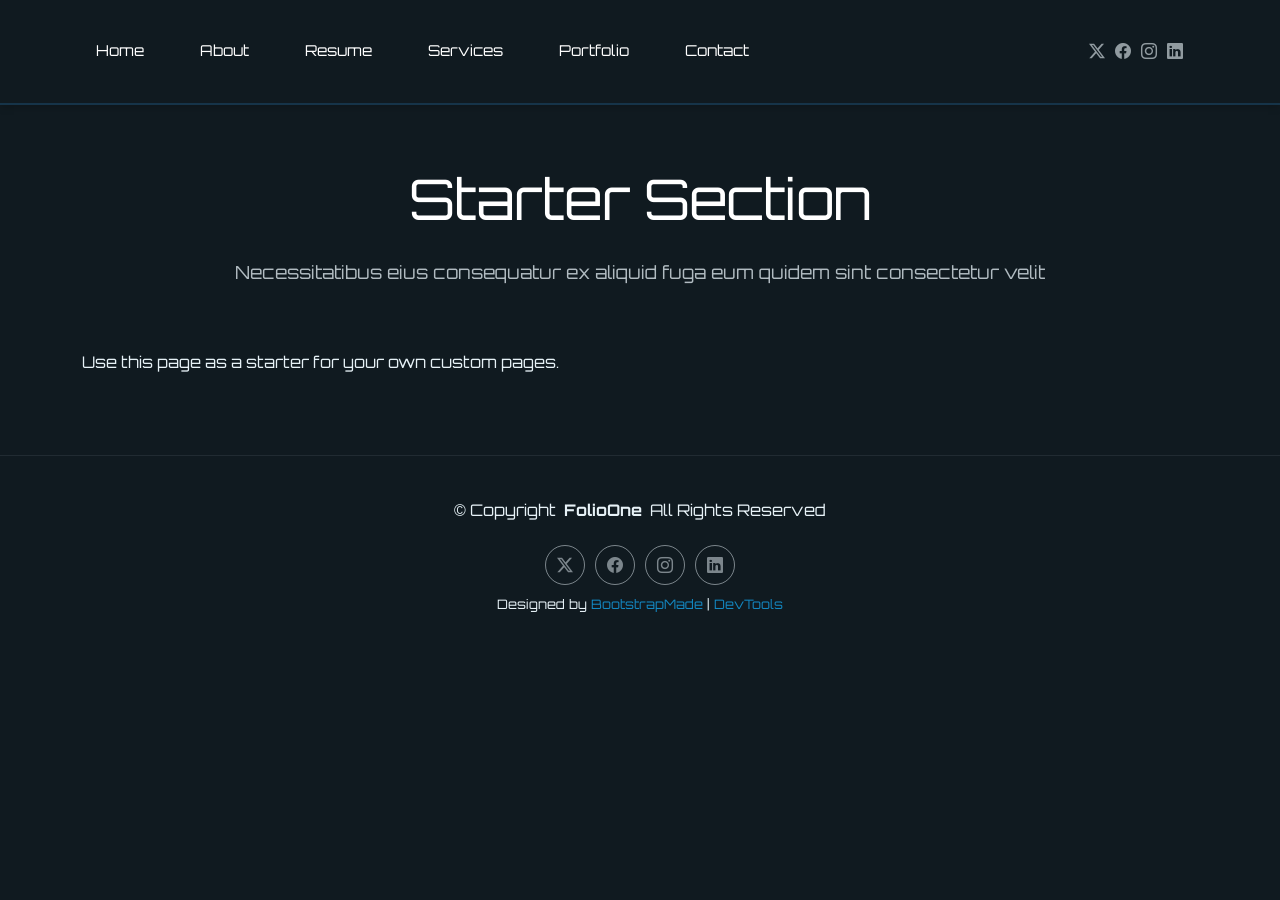
<file: starter-page.html>
<!DOCTYPE html>
<html lang="en">

<head>
  <meta charset="utf-8">
  <meta content="width=device-width, initial-scale=1.0" name="viewport">
  <title>Starter Page - FolioOne Bootstrap Template</title>
  <meta name="description" content="">
  <meta name="keywords" content="">

  <!-- Favicons -->
<link href="assets/img/favicon1.png" rel="icon" type="image/png">
  <link href="assets/img/apple-touch-icon.png" rel="apple-touch-icon">

  <!-- Fonts -->
  <link href="https://fonts.googleapis.com" rel="preconnect">
  <link href="https://fonts.gstatic.com" rel="preconnect" crossorigin>
  <link href="https://fonts.googleapis.com/css2?family=Roboto:ital,wght@0,100;0,300;0,400;0,500;0,700;0,900;1,100;1,300;1,400;1,500;1,700;1,900&family=Poppins:ital,wght@0,100;0,200;0,300;0,400;0,500;0,600;0,700;0,800;0,900;1,100;1,200;1,300;1,400;1,500;1,600;1,700;1,800;1,900&family=Raleway:ital,wght@0,100;0,200;0,300;0,400;0,500;0,600;0,700;0,800;0,900;1,100;1,200;1,300;1,400;1,500;1,600;1,700;1,800;1,900&display=swap" rel="stylesheet">

  <!-- Vendor CSS Files -->
  <link href="assets/vendor/bootstrap/css/bootstrap.min.css" rel="stylesheet">
  <link href="assets/vendor/bootstrap-icons/bootstrap-icons.css" rel="stylesheet">
  <link href="assets/vendor/aos/aos.css" rel="stylesheet">
  <link href="assets/vendor/swiper/swiper-bundle.min.css" rel="stylesheet">
  <link href="assets/vendor/glightbox/css/glightbox.min.css" rel="stylesheet">

  <!-- Main CSS File -->

  <link href="https://fonts.googleapis.com/css2?family=Orbitron:wght@400;500;600;700;800&display=swap" rel="stylesheet">
  <link href="assets/css/main.css" rel="stylesheet">
  <link href="assets/css/custom.css" rel="stylesheet">

  <!-- =======================================================
  * Template Name: FolioOne
  * Template URL: https://bootstrapmade.com/folioone-bootstrap-portfolio-website-template/
  * Updated: Aug 23 2025 with Bootstrap v5.3.7
  * Author: BootstrapMade.com
  * License: https://bootstrapmade.com/license/
  ======================================================== -->
</head>

<body class="starter-page-page">

  <header id="header" class="header d-flex align-items-center light-background sticky-top">
    <div class="container position-relative d-flex align-items-center justify-content-between">

      <!-- <a href="index.html" class="logo d-flex align-items-center me-auto me-xl-0">
      <img src="assets/img/logo.webp" alt="">
      <h1 class="sitename">FolioOne</h1> 
    </a> -->

      <nav id="navmenu" class="navmenu">
        <ul>
          <li><a href="index.html">Home</a></li>
          <li><a href="about.html">About</a></li>
          <li><a href="resume.html">Resume</a></li>
          <li><a href="services.html">Services</a></li>
          <li><a href="portfolio.html">Portfolio</a></li>
          <li><a href="contact.html">Contact</a></li>
        </ul>
        <i class="mobile-nav-toggle d-xl-none bi bi-list"></i>
      </nav>

      <div class="header-social-links">
        <a href="#" class="twitter"><i class="bi bi-twitter-x"></i></a>
        <a href="#" class="facebook"><i class="bi bi-facebook"></i></a>
        <a href="#" class="instagram"><i class="bi bi-instagram"></i></a>
        <a href="#" class="linkedin"><i class="bi bi-linkedin"></i></a>
      </div>

    </div>
  </header>

  <main class="main">

    <!-- Starter Section Section -->
    <section id="starter-section" class="starter-section section">

      <!-- Section Title -->
      <div class="container section-title" data-aos="fade-up">
        <h2>Starter Section</h2>
        <p>Necessitatibus eius consequatur ex aliquid fuga eum quidem sint consectetur velit</p>
      </div><!-- End Section Title -->

      <div class="container" data-aos="fade-up">
        <p>Use this page as a starter for your own custom pages.</p>
      </div>

    </section><!-- /Starter Section Section -->

  </main>

  <footer id="footer" class="footer">

    <div class="container">
      <div class="copyright text-center ">
        <p>© <span>Copyright</span> <strong class="px-1 sitename">FolioOne</strong> <span>All Rights Reserved<br></span></p>
      </div>
      <div class="social-links d-flex justify-content-center">
        <a href=""><i class="bi bi-twitter-x"></i></a>
        <a href=""><i class="bi bi-facebook"></i></a>
        <a href=""><i class="bi bi-instagram"></i></a>
        <a href=""><i class="bi bi-linkedin"></i></a>
      </div>
      <div class="credits">
        <!-- All the links in the footer should remain intact. -->
        <!-- You can delete the links only if you've purchased the pro version. -->
        <!-- Licensing information: https://bootstrapmade.com/license/ -->
        <!-- Purchase the pro version with working PHP/AJAX contact form: [buy-url] -->
        Designed by <a href="https://bootstrapmade.com/">BootstrapMade</a> | <a href="https://bootstrapmade.com/tools/">DevTools</a>
      </div>
    </div>

  </footer>

  <!-- Scroll Top -->
  <a href="#" id="scroll-top" class="scroll-top d-flex align-items-center justify-content-center"><i class="bi bi-arrow-up-short"></i></a>

  <!-- Preloader -->
  <div id="preloader"></div>

  <!-- Vendor JS Files -->
  <script src="assets/vendor/bootstrap/js/bootstrap.bundle.min.js"></script>
  <script src="assets/vendor/php-email-form/validate.js"></script>
  <script src="assets/vendor/aos/aos.js"></script>
  <script src="assets/vendor/typed.js/typed.umd.js"></script>
  <script src="assets/vendor/waypoints/noframework.waypoints.js"></script>
  <script src="assets/vendor/purecounter/purecounter_vanilla.js"></script>
  <script src="assets/vendor/swiper/swiper-bundle.min.js"></script>
  <script src="assets/vendor/imagesloaded/imagesloaded.pkgd.min.js"></script>
  <script src="assets/vendor/isotope-layout/isotope.pkgd.min.js"></script>
  <script src="assets/vendor/glightbox/js/glightbox.min.js"></script>

  <!-- Main JS File -->
  <script src="assets/js/main.js"></script>

</body>

</html>
</file>
<file: assets/css/custom.css>
/* Antrastes */
h1 {
    font-size: 40px;
    font-weight: bold;
  }
  
  h2 {
    font-size: 32px;
    font-weight: bold;
  }
  
  h3 {
    font-size: 25px;
    font-weight: 600;
  }
  
  /* Pastraipos */
  p {
    font-size: 16px;
    line-height: 1.8;
    margin-bottom: 18px;
  }
  
  /* Nuorodos */
  a {
    text-decoration: none;
  }
  
  a:hover {
    color: #28a9e0;
  }
  
  /* Mygtukai */
  .btn {
    padding: 12px 22px;
    border-radius: 10px;
    transition: 0.3s;
  }
  
  .btn:hover {
    transform: translateY(-2px);
  }
  
  .btn:active {
    transform: scale(0.97);
  }
  
/* Navigacija */
.header {
    border-bottom: 2px solid #163449;
    box-shadow: 0 2px 8px #00000030;
  }
  
  .navmenu a {
    padding: 10px 14px;
    border-radius: 8px;
  }
  
  .navmenu a:hover {
    color: #28a9e0;
  }
  
  /* Mygtukas i virsu */
  .scroll-top {
    background-color: #168bc2;
    border: 2px solid #ffffff;
    border-radius: 50%;
    box-shadow: 0 4px 12px #00000040;
  }

    /* Nenumeruotas sarasas */
    .mano-sarasas {
        list-style-type: square;
        padding-left: 30px;
    }
    
    .mano-sarasas li {
        margin-bottom: 8px;
    }
    
    /* Idetinis sarasas */
    .mano-sarasas ul {
        list-style-type: circle;
        padding-left: 25px;
    }
    
    /* Numeruotas sarasas */
    .mano-etapai {
        list-style-type: decimal;
        padding-left: 30px;
    }
    
    .mano-etapai li {
        margin-bottom: 10px;
    }
        

/* Paslaugu lentele */
.mano-lentele {
    width: 100%;
    border-collapse: collapse;
    margin-top: 20px;
  }
  
  .mano-lentele th,
  .mano-lentele td {
    border: 1px solid #34495e;
    padding: 15px;
    text-align: left;
  }
  
  .mano-lentele th {
    background-color: #163449;
    color: white;
  }
  
  .mano-lentele tr:nth-child(even) {
    background-color: #172b38;
  }
  
  .mano-lentele tr:hover {
    background-color: #244257;
  }

/* Korteles */
.service-item,
.portfolio-card {
  border: 1px solid #243b4a;
  border-radius: 15px;
  padding: 20px;
  box-shadow: 0 4px 12px #00000030;
  margin-bottom: 20px;
}

/* Grazios sarasu korteles */
.mano-kortele {
    background-color: #172d3e;
    border: 1px solid #28485c;
    border-radius: 15px;
    padding: 30px;
    height: 100%;
    box-shadow: 0 4px 12px #00000030;
    transition: 0.3s;
  }
  
  .mano-kortele:hover {
    transform: translateY(-5px);
    border-color: #28a9e0;
  }
  
  .mano-kortele h2 {
    font-size: 24px;
    color: #ffffff;
    margin-bottom: 25px;
    border-bottom: 2px solid #28a9e0;
    padding-bottom: 15px;
  }
  
  /* Technologiju sarasas */
  .mano-kortele .mano-sarasas {
    list-style-type: square;
    padding-left: 25px;
  }
  
  .mano-kortele .mano-sarasas li {
    padding: 5px 0;
    color: #d9e7ef;
  }
  
  .mano-kortele .mano-sarasas li::marker {
    color: #28a9e0;
  }
  
  .mano-kortele .mano-sarasas ul {
    list-style-type: circle;
    padding-left: 25px;
  }
  
  /* Numeruotas sarasas */
  .mano-kortele .mano-etapai {
    list-style-type: decimal;
    padding-left: 30px;
  }
  
  .mano-kortele .mano-etapai li {
    padding: 10px;
    margin-bottom: 12px;
    background-color: #203b4e;
    border-radius: 8px;
    color: #ffffff;
  }
  
  .mano-kortele .mano-etapai li::marker {
    color: #28a9e0;
    font-weight: bold;
  }

/* Vaizdo ir garso irasu korteles */
.mano-kortele video {
    width: 100%;
    aspect-ratio: 16 / 9;
    object-fit: cover;
    border-radius: 10px;
  }
  
  .mano-kortele iframe {
    border: none;
    border-radius: 10px;
  }
  
  .mano-kortele audio {
    width: 100%;
    margin-top: 10px;
  }
  
  .mano-kortele .ratio {
    overflow: hidden;
    border-radius: 10px;
  }

/* Orbitron sriftas */
body,
body *:not(i) {
  font-family: 'Orbitron', sans-serif !important;
}
</file>
<file: assets/css/main.css>
/**
* Template Name: FolioOne
* Template URL: https://bootstrapmade.com/folioone-bootstrap-portfolio-website-template/
* Updated: Aug 23 2025 with Bootstrap v5.3.7
* Author: BootstrapMade.com
* License: https://bootstrapmade.com/license/
*/

/*--------------------------------------------------------------
# Font & Color Variables
# Help: https://bootstrapmade.com/color-system/
--------------------------------------------------------------*/
/* Fonts */
:root {
  --default-font: "Roboto",  system-ui, -apple-system, "Segoe UI", Roboto, "Helvetica Neue", Arial, "Noto Sans", "Liberation Sans", sans-serif, "Apple Color Emoji", "Segoe UI Emoji", "Segoe UI Symbol", "Noto Color Emoji";
  --heading-font: "Raleway",  sans-serif;
  --nav-font: "Poppins",  sans-serif;
}

/* Global Colors - The following color variables are used throughout the website. Updating them here will change the color scheme of the entire website */
:root { 
  --background-color: #101a20; /* Background color for the entire website, including individual sections */
  --default-color: #e7f2f7; /* Default color used for the majority of the text content across the entire website */
  --heading-color: #ffffff; /* Color for headings, subheadings and title throughout the website */
  --accent-color: #1387c1; /* Accent color that represents your brand on the website. It's used for buttons, links, and other elements that need to stand out */
  --surface-color: #141f26; /* The surface color is used as a background of boxed elements within sections, such as cards, icon boxes, or other elements that require a visual separation from the global background. */
  --contrast-color: #ffffff; /* Contrast color for text, ensuring readability against backgrounds of accent, heading, or default colors. */
}

/* Nav Menu Colors - The following color variables are used specifically for the navigation menu. They are separate from the global colors to allow for more customization options */
:root {
  --nav-color: #ffffff;  /* The default color of the main navmenu links */
  --nav-hover-color: #1387c1; /* Applied to main navmenu links when they are hovered over or active */
  --nav-mobile-background-color: #213642; /* Used as the background color for mobile navigation menu */
  --nav-dropdown-background-color: #051117; /* Used as the background color for dropdown items that appear when hovering over primary navigation items */
  --nav-dropdown-color: #e7f2f7; /* Used for navigation links of the dropdown items in the navigation menu. */
  --nav-dropdown-hover-color: #1387c1; /* Similar to --nav-hover-color, this color is applied to dropdown navigation links when they are hovered over. */
}

/* Color Presets - These classes override global colors when applied to any section or element, providing reuse of the sam color scheme. */

.light-background {
  --background-color: #142027;
  --surface-color: #325264;
}

.dark-background {
  --background-color: #0b1419;
  --default-color: #ffffff;
  --heading-color: #ffffff;
  --surface-color: #252525;
  --contrast-color: #ffffff;
}

/* Smooth scroll */
:root {
  scroll-behavior: smooth;
}

/*--------------------------------------------------------------
# General Styling & Shared Classes
--------------------------------------------------------------*/
body {
  color: var(--default-color);
  background-color: var(--background-color);
  font-family: var(--default-font);
}

a {
  color: var(--accent-color);
  text-decoration: none;
  transition: 0.3s;
}

a:hover {
  color: color-mix(in srgb, var(--accent-color), transparent 25%);
  text-decoration: none;
}

h1,
h2,
h3,
h4,
h5,
h6 {
  color: var(--heading-color);
  font-family: var(--heading-font);
}

/* PHP Email Form Messages
------------------------------*/
.php-email-form .error-message {
  display: none;
  background: #df1529;
  color: #ffffff;
  text-align: left;
  padding: 15px;
  margin-bottom: 24px;
  font-weight: 600;
}

.php-email-form .sent-message {
  display: none;
  color: #ffffff;
  background: #059652;
  text-align: center;
  padding: 15px;
  margin-bottom: 24px;
  font-weight: 600;
}

.php-email-form .loading {
  display: none;
  background: var(--surface-color);
  text-align: center;
  padding: 15px;
  margin-bottom: 24px;
}

.php-email-form .loading:before {
  content: "";
  display: inline-block;
  border-radius: 50%;
  width: 24px;
  height: 24px;
  margin: 0 10px -6px 0;
  border: 3px solid var(--accent-color);
  border-top-color: var(--surface-color);
  animation: php-email-form-loading 1s linear infinite;
}

@keyframes php-email-form-loading {
  0% {
    transform: rotate(0deg);
  }

  100% {
    transform: rotate(360deg);
  }
}

/*--------------------------------------------------------------
# Global Header
--------------------------------------------------------------*/
.header {
  --background-color: rgba(255, 255, 255, 0);
  color: var(--default-color);
  background-color: var(--background-color);
  padding: 15px 0;
  transition: all 0.5s;
  z-index: 997;
  border-bottom: 1px solid color-mix(in srgb, var(--default-color), transparent 92%);
}

.header .logo {
  line-height: 1;
}

.header .logo img {
  max-height: 36px;
  margin-right: 8px;
}

.header .logo h1 {
  font-size: 32px;
  margin: 0;
  font-weight: 400;
  color: var(--heading-color);
}

.header .header-social-links {
  padding-right: 15px;
}

.header .header-social-links a {
  color: color-mix(in srgb, var(--default-color), transparent 40%);
  padding-left: 6px;
  display: inline-block;
  transition: 0.3s;
  font-size: 16px;
}

.header .header-social-links a:hover {
  color: var(--default-color);
}

.header .header-social-links a i {
  line-height: 0px;
}

@media (max-width: 1200px) {
  .header .logo {
    order: 1;
  }

  .header .header-social-links {
    order: 2;
  }

  .header .navmenu {
    order: 3;
  }
}

/* Global Header on Scroll
------------------------------*/
.scrolled .header {
  --background-color: rgba(16, 26, 32, 0.9);
}

/*--------------------------------------------------------------
# Navigation Menu
--------------------------------------------------------------*/
/* Desktop Navigation */
@media (min-width: 1200px) {
  .navmenu {
    padding: 0;
  }

  .navmenu ul {
    margin: 0;
    padding: 0;
    display: flex;
    list-style: none;
    align-items: center;
  }

  .navmenu li {
    position: relative;
  }

  .navmenu>ul>li {
    white-space: nowrap;
    padding: 15px 28px 15px 0;
  }

  .navmenu>ul>li:last-child {
    padding-right: 0;
  }

  .navmenu a,
  .navmenu a:focus {
    color: var(--nav-color);
    font-size: 15px;
    padding: 0 2px;
    font-family: var(--nav-font);
    font-weight: 400;
    display: flex;
    align-items: center;
    justify-content: space-between;
    white-space: nowrap;
    transition: 0.3s;
    position: relative;
  }

  .navmenu a i,
  .navmenu a:focus i {
    font-size: 12px;
    line-height: 0;
    margin-left: 5px;
    transition: 0.3s;
  }

  .navmenu>ul>li>a:before {
    content: "";
    position: absolute;
    height: 2px;
    bottom: -6px;
    left: 0;
    background-color: var(--nav-hover-color);
    visibility: hidden;
    width: 0px;
    transition: all 0.3s ease-in-out 0s;
  }

  .navmenu a:hover:before,
  .navmenu li:hover>a:before,
  .navmenu .active:before {
    visibility: visible;
    width: 25px;
  }

  .navmenu li:hover>a,
  .navmenu .active,
  .navmenu .active:focus {
    color: var(--nav-hover-color);
  }

  .navmenu .dropdown ul {
    margin: 0;
    padding: 10px 0;
    background: var(--nav-dropdown-background-color);
    display: block;
    position: absolute;
    visibility: hidden;
    left: -5px;
    top: 130%;
    opacity: 0;
    transition: 0.3s;
    border-radius: 4px;
    z-index: 99;
    box-shadow: 0px 0px 30px rgba(0, 0, 0, 0.1);
  }

  .navmenu .dropdown ul li {
    min-width: 200px;
  }

  .navmenu .dropdown ul a {
    padding: 10px 20px;
    font-size: 15px;
    text-transform: none;
    color: var(--nav-dropdown-color);
  }

  .navmenu .dropdown ul a i {
    font-size: 12px;
  }

  .navmenu .dropdown ul a:hover,
  .navmenu .dropdown ul .active:hover,
  .navmenu .dropdown ul li:hover>a {
    color: var(--nav-dropdown-hover-color);
  }

  .navmenu .dropdown:hover>ul {
    opacity: 1;
    top: 100%;
    visibility: visible;
  }

  .navmenu .dropdown .dropdown ul {
    top: 0;
    left: -90%;
    visibility: hidden;
  }

  .navmenu .dropdown .dropdown:hover>ul {
    opacity: 1;
    top: 0;
    left: -100%;
    visibility: visible;
  }
}

/* Mobile Navigation */
@media (max-width: 1199px) {
  .mobile-nav-toggle {
    color: var(--nav-color);
    font-size: 28px;
    line-height: 0;
    margin-right: 10px;
    cursor: pointer;
    transition: color 0.3s;
  }

  .navmenu {
    padding: 0;
    z-index: 9997;
  }

  .navmenu ul {
    display: none;
    list-style: none;
    position: absolute;
    inset: 60px 20px 20px 20px;
    padding: 10px 0;
    margin: 0;
    border-radius: 6px;
    background-color: var(--nav-mobile-background-color);
    border: 1px solid color-mix(in srgb, var(--default-color), transparent 90%);
    box-shadow: none;
    overflow-y: auto;
    transition: 0.3s;
    z-index: 9998;
  }

  .navmenu a,
  .navmenu a:focus {
    color: var(--nav-dropdown-color);
    padding: 10px 20px;
    font-family: var(--nav-font);
    font-size: 17px;
    font-weight: 500;
    display: flex;
    align-items: center;
    justify-content: space-between;
    white-space: nowrap;
    transition: 0.3s;
  }

  .navmenu a i,
  .navmenu a:focus i {
    font-size: 12px;
    line-height: 0;
    margin-left: 5px;
    width: 30px;
    height: 30px;
    display: flex;
    align-items: center;
    justify-content: center;
    border-radius: 50%;
    transition: 0.3s;
    background-color: color-mix(in srgb, var(--accent-color), transparent 90%);
  }

  .navmenu a i:hover,
  .navmenu a:focus i:hover {
    background-color: var(--accent-color);
    color: var(--contrast-color);
  }

  .navmenu a:hover,
  .navmenu .active,
  .navmenu .active:focus {
    color: var(--nav-dropdown-hover-color);
  }

  .navmenu .active i,
  .navmenu .active:focus i {
    background-color: var(--accent-color);
    color: var(--contrast-color);
    transform: rotate(180deg);
  }

  .navmenu .dropdown ul {
    position: static;
    display: none;
    z-index: 99;
    padding: 10px 0;
    margin: 10px 20px;
    background-color: var(--nav-dropdown-background-color);
    transition: all 0.5s ease-in-out;
  }

  .navmenu .dropdown ul ul {
    background-color: rgba(33, 37, 41, 0.1);
  }

  .navmenu .dropdown>.dropdown-active {
    display: block;
    background-color: rgba(33, 37, 41, 0.03);
  }

  .mobile-nav-active {
    overflow: hidden;
  }

  .mobile-nav-active .mobile-nav-toggle {
    color: #fff;
    position: absolute;
    font-size: 32px;
    top: 15px;
    right: 15px;
    margin-right: 0;
    z-index: 9999;
  }

  .mobile-nav-active .navmenu {
    position: fixed;
    overflow: hidden;
    inset: 0;
    background: rgba(33, 37, 41, 0.8);
    transition: 0.3s;
  }

  .mobile-nav-active .navmenu>ul {
    display: block;
  }
}

/*--------------------------------------------------------------
# Global Footer
--------------------------------------------------------------*/
.footer {
  color: var(--default-color);
  background-color: var(--background-color);
  font-size: 14px;
  padding: 40px 0;
  position: relative;
  border-top: 1px solid color-mix(in srgb, var(--default-color), transparent 92%);
}

.footer .copyright p {
  margin-bottom: 0;
}

.footer .social-links {
  margin-top: 20px;
}

.footer .social-links a {
  display: flex;
  align-items: center;
  justify-content: center;
  width: 40px;
  height: 40px;
  border-radius: 50%;
  border: 1px solid color-mix(in srgb, var(--default-color), transparent 50%);
  font-size: 16px;
  color: color-mix(in srgb, var(--default-color), transparent 50%);
  margin: 0 5px;
  transition: 0.3s;
}

.footer .social-links a:hover {
  color: var(--accent-color);
  border-color: var(--accent-color);
}

.footer .credits {
  margin-top: 10px;
  font-size: 13px;
  text-align: center;
}

/*--------------------------------------------------------------
# Preloader
--------------------------------------------------------------*/
#preloader {
  position: fixed;
  inset: 0;
  z-index: 9999;
  overflow: hidden;
  background-color: var(--background-color);
  transition: all 0.6s ease-out;
  width: 100%;
  height: 100vh;
}

#preloader:before,
#preloader:after {
  content: "";
  position: absolute;
  border: 4px solid var(--accent-color);
  border-radius: 50%;
  animation: animate-preloader 2s cubic-bezier(0, 0.2, 0.8, 1) infinite;
}

#preloader:after {
  animation-delay: -0.5s;
}

@keyframes animate-preloader {
  0% {
    width: 10px;
    height: 10px;
    top: calc(50% - 5px);
    left: calc(50% - 5px);
    opacity: 1;
  }

  100% {
    width: 72px;
    height: 72px;
    top: calc(50% - 36px);
    left: calc(50% - 36px);
    opacity: 0;
  }
}

/*--------------------------------------------------------------
# Scroll Top Button
--------------------------------------------------------------*/
.scroll-top {
  position: fixed;
  visibility: hidden;
  opacity: 0;
  right: 15px;
  bottom: -15px;
  z-index: 99999;
  background-color: var(--accent-color);
  width: 44px;
  height: 44px;
  border-radius: 50px;
  transition: all 0.4s;
}

.scroll-top i {
  font-size: 24px;
  color: var(--contrast-color);
  line-height: 0;
}

.scroll-top:hover {
  background-color: color-mix(in srgb, var(--accent-color), transparent 20%);
  color: var(--contrast-color);
}

.scroll-top.active {
  visibility: visible;
  opacity: 1;
  bottom: 15px;
}

/*--------------------------------------------------------------
# Disable aos animation delay on mobile devices
--------------------------------------------------------------*/
@media screen and (max-width: 768px) {
  [data-aos-delay] {
    transition-delay: 0 !important;
  }
}

/*--------------------------------------------------------------
# Global Page Titles & Breadcrumbs
--------------------------------------------------------------*/
.page-title {
  color: var(--default-color);
  background-color: var(--background-color);
  position: relative;
}

.page-title .heading {
  padding: 80px 0;
  border-top: 1px solid color-mix(in srgb, var(--default-color), transparent 90%);
}

.page-title .heading h1 {
  font-size: 38px;
  font-weight: 700;
}

.page-title nav {
  background-color: color-mix(in srgb, var(--default-color), transparent 96%);
  padding: 20px 0;
}

.page-title nav ol {
  display: flex;
  flex-wrap: wrap;
  list-style: none;
  padding: 0;
  margin: 0;
  font-size: 16px;
  font-weight: 400;
}

.page-title nav ol li+li {
  padding-left: 10px;
}

.page-title nav ol li+li::before {
  content: "/";
  display: inline-block;
  padding-right: 10px;
  color: color-mix(in srgb, var(--default-color), transparent 70%);
}

/*--------------------------------------------------------------
# Global Sections
--------------------------------------------------------------*/
section,
.section {
  color: var(--default-color);
  background-color: var(--background-color);
  padding: 60px 0;
  scroll-margin-top: 100px;
  overflow: clip;
}

@media (max-width: 1199px) {

  section,
  .section {
    scroll-margin-top: 66px;
  }
}

/*--------------------------------------------------------------
# Global Section Titles
--------------------------------------------------------------*/
.section-title {
  text-align: center;
  padding-bottom: 60px;
  position: relative;
}

.section-title h2 {
  font-size: 3.5rem;
  font-weight: 400;
  line-height: 1.2;
  color: var(--heading-color);
  margin-bottom: 1.5rem;
  letter-spacing: -1px;
}

@media (max-width: 768px) {
  .section-title h2 {
    font-size: 2.5rem;
  }
}

.section-title p {
  font-size: 1.125rem;
  line-height: 1.8;
  color: color-mix(in srgb, var(--default-color), transparent 25%);
  max-width: 900px;
  margin: 0 auto;
  text-wrap: balance;
}

/*--------------------------------------------------------------
# Hero Section
--------------------------------------------------------------*/
.hero {
  padding: 80px 0;
  min-height: 100vh;
  display: flex;
  align-items: center;
}

.hero .hero-content h1 {
  font-size: 3.5rem;
  font-weight: 700;
  margin-bottom: 1rem;
  line-height: 1.2;
}

.hero .hero-content h1 .highlight {
  color: var(--accent-color);
  position: relative;
}

.hero .hero-content h1 .highlight::after {
  content: "";
  position: absolute;
  bottom: 0;
  left: 0;
  width: 100%;
  height: 3px;
  background: linear-gradient(90deg, var(--accent-color), color-mix(in srgb, var(--accent-color), transparent 50%));
  border-radius: 2px;
}

@media (max-width: 768px) {
  .hero .hero-content h1 {
    font-size: 2.5rem;
  }
}

.hero .hero-content h2 {
  font-size: 1.5rem;
  font-weight: 400;
  margin-bottom: 2rem;
  color: color-mix(in srgb, var(--default-color), transparent 20%);
}

.hero .hero-content h2 .typed {
  color: var(--accent-color);
  font-weight: 600;
}

@media (max-width: 768px) {
  .hero .hero-content h2 {
    font-size: 1.25rem;
  }
}

.hero .hero-content p {
  font-size: 1.1rem;
  line-height: 1.6;
  margin-bottom: 2.5rem;
  color: color-mix(in srgb, var(--default-color), transparent 30%);
}

.hero .hero-actions {
  display: flex;
  gap: 1rem;
  margin-bottom: 3rem;
}

.hero .hero-actions .btn {
  padding: 12px 30px;
  border-radius: 50px;
  font-weight: 600;
  text-decoration: none;
  transition: all 0.3s ease;
  border: 2px solid;
}

.hero .hero-actions .btn.btn-primary {
  background: var(--accent-color);
  color: var(--contrast-color);
  border-color: var(--accent-color);
}

.hero .hero-actions .btn.btn-primary:hover {
  background: color-mix(in srgb, var(--accent-color), black 15%);
  border-color: color-mix(in srgb, var(--accent-color), black 15%);
  transform: translateY(-2px);
}

.hero .hero-actions .btn.btn-outline {
  background: transparent;
  color: var(--accent-color);
  border-color: var(--accent-color);
}

.hero .hero-actions .btn.btn-outline:hover {
  transform: translateY(-2px);
}

@media (max-width: 576px) {
  .hero .hero-actions {
    flex-direction: column;
  }

  .hero .hero-actions .btn {
    text-align: center;
  }
}

.hero .social-links {
  display: flex;
  gap: 1rem;
}

.hero .social-links a {
  width: 45px;
  height: 45px;
  background: var(--surface-color);
  border-radius: 50%;
  display: flex;
  align-items: center;
  justify-content: center;
  color: var(--default-color);
  font-size: 1.2rem;
  transition: all 0.3s ease;
}

.hero .social-links a:hover {
  background: var(--accent-color);
  color: var(--contrast-color);
  transform: translateY(-3px);
  box-shadow: 0 8px 25px color-mix(in srgb, var(--accent-color), transparent 70%);
}

.hero .hero-image {
  position: relative;
}

.hero .hero-image .image-wrapper {
  position: relative;
  max-width: 450px;
  margin: 0 auto;
}

.hero .hero-image .image-wrapper img {
  border-radius: 20px;
  box-shadow: 0 5px 15px color-mix(in srgb, var(--default-color), transparent 95%);
  transition: transform 0.3s ease;
}

.hero .hero-image .image-wrapper img:hover {
  transform: scale(1.02);
}

.hero .hero-image .floating-elements {
  position: absolute;
  top: 0;
  left: 0;
  right: 0;
  bottom: 0;
  pointer-events: none;
}

.hero .hero-image .floating-elements .floating-card {
  position: absolute;
  background: var(--surface-color);
  padding: 15px 20px;
  border-radius: 15px;
  box-shadow: 0 10px 30px color-mix(in srgb, var(--default-color), transparent 90%);
  display: flex;
  align-items: center;
  gap: 10px;
  font-weight: 600;
  animation: float 3s ease-in-out infinite;
}

.hero .hero-image .floating-elements .floating-card i {
  font-size: 1.5rem;
  color: var(--accent-color);
}

.hero .hero-image .floating-elements .floating-card.design {
  top: 10%;
  right: -10%;
  animation-delay: 0s;
}

.hero .hero-image .floating-elements .floating-card.code {
  bottom: 30%;
  left: -15%;
  animation-delay: 1s;
}

.hero .hero-image .floating-elements .floating-card.creativity {
  top: 60%;
  right: -5%;
  animation-delay: 2s;
}

@media (max-width: 992px) {
  .hero .hero-image .floating-elements .floating-card {
    display: none;
  }
}

@keyframes float {

  0%,
  100% {
    transform: translateY(0px);
  }

  50% {
    transform: translateY(-10px);
  }
}

@media (max-width: 992px) {
  .hero .hero-content {
    text-align: center;
    margin-bottom: 3rem;
  }
}

/*--------------------------------------------------------------
# About Section
--------------------------------------------------------------*/
.about .intro-content .eyebrow {
  display: inline-block;
  letter-spacing: 0.12em;
  text-transform: uppercase;
  font-size: 12px;
  color: color-mix(in srgb, var(--default-color), transparent 40%);
  margin-bottom: 16px;
}

.about .intro-content .headline {
  font-family: var(--heading-font);
  font-weight: 300;
  line-height: 1.2;
  font-size: clamp(28px, 4vw, 44px);
  margin: 0 0 24px 0;
}

.about .intro-content .lead {
  font-size: 18px;
  line-height: 1.8;
  color: color-mix(in srgb, var(--default-color), transparent 10%);
  margin-bottom: 24px;
}

.about .intro-content p {
  line-height: 1.8;
  margin-bottom: 24px;
  color: color-mix(in srgb, var(--default-color), transparent 5%);
}

.about .intro-content .cta-group {
  display: flex;
  gap: 24px;
  align-items: center;
  margin-top: 24px;
}

.about .intro-content .cta-group .btn-ghost {
  display: inline-flex;
  align-items: center;
  gap: 8px;
  padding: 12px 18px;
  border-radius: 6px;
  color: var(--accent-color);
  background: color-mix(in srgb, var(--accent-color), transparent 92%);
  border: 1px solid color-mix(in srgb, var(--accent-color), transparent 70%);
  transition: 0.3s ease-in-out;
}

.about .intro-content .cta-group .btn-ghost:hover,
.about .intro-content .cta-group .btn-ghost:focus {
  color: var(--contrast-color);
  background: var(--accent-color);
  border-color: var(--accent-color);
  outline: none;
  box-shadow: 0 0 0 3px color-mix(in srgb, var(--accent-color), transparent 70%);
}

.about .intro-content .cta-group .link-underline {
  display: inline-flex;
  align-items: center;
  gap: 8px;
  position: relative;
  color: var(--accent-color);
  padding-bottom: 4px;
  transition: 0.3s ease-in-out;
}

.about .intro-content .cta-group .link-underline::after {
  content: "";
  position: absolute;
  left: 0;
  right: 0;
  bottom: 0;
  height: 1px;
  background: color-mix(in srgb, var(--accent-color), transparent 40%);
  transform: scaleX(0.4);
  transform-origin: left;
  transition: 0.3s ease-in-out;
}

.about .intro-content .cta-group .link-underline:hover,
.about .intro-content .cta-group .link-underline:focus {
  color: color-mix(in srgb, var(--accent-color), transparent 10%);
  outline: none;
}

.about .intro-content .cta-group .link-underline:hover::after,
.about .intro-content .cta-group .link-underline:focus::after {
  transform: scaleX(1);
}

.about .profile-figure {
  margin: 0;
}

.about .profile-figure .profile-photo {
  width: 88%;
  max-width: 440px;
  border-radius: 18px;
  box-shadow: 0 10px 30px color-mix(in srgb, var(--default-color), transparent 92%);
  transform: translateY(0);
  transition: transform 0.3s ease-in-out;
}

.about .profile-figure .profile-caption {
  margin-top: 24px;
  display: flex;
  align-items: center;
  justify-content: center;
}

.about .profile-figure .profile-caption .meta {
  font-size: 14px;
  color: color-mix(in srgb, var(--default-color), transparent 20%);
}

.about .profile-figure .profile-caption .meta .funfact {
  font-size: 13px;
  margin-top: 4px;
  color: color-mix(in srgb, var(--default-color), transparent 35%);
}

.about .profile-figure:hover .profile-photo {
  transform: translateY(-4px);
}

.about .skill-item {
  padding: 24px;
  border-radius: 6px;
  transition: 0.3s ease-in-out;
  background: color-mix(in srgb, var(--surface-color), var(--accent-color) 2%);
  border: 1px solid color-mix(in srgb, var(--default-color), transparent 88%);
  height: 100%;
}

.about .skill-item i {
  font-size: 24px;
  color: var(--accent-color);
  margin-bottom: 16px;
  display: inline-block;
}

.about .skill-item h3 {
  font-size: 16px;
  margin-bottom: 6px;
  font-weight: 500;
}

.about .skill-item p {
  margin: 0;
  font-size: 14px;
  color: color-mix(in srgb, var(--default-color), transparent 25%);
}

.about .skill-item:hover {
  transform: translateY(-3px);
  border-color: color-mix(in srgb, var(--accent-color), transparent 60%);
  box-shadow: 0 10px 30px color-mix(in srgb, var(--default-color), transparent 92%);
}

.about .timeline-item {
  position: relative;
  padding-left: 26px;
}

.about .timeline-item time {
  display: inline-block;
  font-size: 12px;
  letter-spacing: 0.08em;
  text-transform: uppercase;
  color: color-mix(in srgb, var(--default-color), transparent 45%);
  margin-bottom: 6px;
}

.about .timeline-item h4 {
  font-size: 18px;
  font-weight: 400;
  margin: 0 0 6px;
}

.about .timeline-item p {
  font-size: 14px;
  color: color-mix(in srgb, var(--default-color), transparent 25%);
  margin: 0;
}

.about .timeline-item .dot {
  position: absolute;
  left: 0;
  top: 4px;
  width: 10px;
  height: 10px;
  border-radius: 50%;
  background: var(--accent-color);
  box-shadow: 0 0 0 6px color-mix(in srgb, var(--accent-color), transparent 80%);
}

.about .personal-quote {
  padding: 24px 0;
}

.about .personal-quote p {
  font-family: var(--heading-font);
  font-weight: 300;
  font-size: clamp(20px, 3vw, 28px);
  line-height: 1.5;
  color: color-mix(in srgb, var(--default-color), transparent 5%);
  margin: 0 auto;
  max-width: 800px;
}

.about .fact-pill {
  display: flex;
  align-items: center;
  justify-content: center;
  gap: 10px;
  padding: 10px 14px;
  border-radius: 999px;
  border: 1px solid color-mix(in srgb, var(--default-color), transparent 85%);
  background: var(--surface-color);
  color: color-mix(in srgb, var(--default-color), transparent 10%);
  transition: 0.3s ease-in-out;
}

.about .fact-pill i {
  color: var(--accent-color);
}

.about .fact-pill span {
  font-size: 14px;
}

.about .fact-pill:hover {
  transform: translateY(-2px);
  border-color: color-mix(in srgb, var(--accent-color), transparent 60%);
  box-shadow: 0 10px 30px color-mix(in srgb, var(--default-color), transparent 92%);
}

.about .fact-pill:focus-within {
  box-shadow: 0 0 0 3px color-mix(in srgb, var(--accent-color), transparent 70%);
}

@media (max-width: 992px) {
  .about .profile-figure {
    text-align: center !important;
  }

  .about .profile-figure .profile-photo {
    width: 72%;
  }

  .about .intro-content .cta-group {
    flex-wrap: wrap;
  }
}

@media (max-width: 576px) {
  .about .profile-figure .profile-photo {
    width: 100%;
  }
}

/*--------------------------------------------------------------
# Skills Section
--------------------------------------------------------------*/
.skills .skill-box {
  background-color: var(--surface-color);
  padding: 2rem;
  border-radius: 8px;
  box-shadow: 0 0 20px rgba(0, 0, 0, 0.05);
}

.skills .skill-box h3 {
  font-size: 1.2rem;
  margin-bottom: 1rem;
  font-weight: 600;
}

.skills .skill-box p {
  font-size: 0.9rem;
  margin-bottom: 0.8rem;
  opacity: 0.6;
}

.skills .skill-box .progress {
  background-color: color-mix(in srgb, var(--accent-color), transparent 85%);
  border-radius: 50px;
  height: 8px;
  margin-top: 5px;
  overflow: hidden;
}

.skills .skill-box .progress .progress-bar {
  background-color: var(--accent-color);
  height: 100%;
  position: relative;
  border-radius: 50px;
  transition: 0.9s;
  width: 1px;
}

/*--------------------------------------------------------------
# Stats Section
--------------------------------------------------------------*/
.stats .avatars {
  position: relative;
}

.stats .avatars img {
  width: 60px;
  height: 60px;
  border: 3px solid var(--accent-color);
  margin-right: -15px;
  transition: transform 0.3s ease;
}

.stats .avatars img:hover {
  transform: translateY(-5px);
  z-index: 2;
}

.stats .counters h2 {
  color: var(--heading-color);
  font-size: 48px;
  font-weight: 700;
  margin-bottom: 10px;
}

.stats .counters h2 span {
  display: inline-block;
}

.stats .counters p {
  color: var(--default-color);
  font-size: 18px;
  margin: 0;
  opacity: 0.9;
}

@media (max-width: 991px) {
  .stats .row {
    text-align: center;
  }

  .stats .avatars {
    justify-content: center;
    margin-bottom: 40px;
  }

  .stats .counters h2 {
    font-size: 36px;
  }

  .stats .counters p {
    font-size: 16px;
  }

  .stats .counters .col-md-4 {
    margin-bottom: 30px;
  }

  .stats .counters .col-md-4:last-child {
    margin-bottom: 0;
  }
}

@media (max-width: 576px) {
  .stats {
    padding: 60px 0;
  }

  .stats .avatars {
    flex-wrap: wrap;
    justify-content: center;
  }

  .stats .avatars img {
    margin: 0 -8px;
  }
}

/*--------------------------------------------------------------
# Testimonials Section
--------------------------------------------------------------*/
.testimonials .testimonials-carousel,
.testimonials .testimonials-slider {
  overflow: hidden;
}

.testimonials .testimonial-item .testimonial-content {
  border-left: 3px solid var(--accent-color);
  padding-left: 30px;
}

.testimonials .testimonial-item .testimonial-img {
  border-radius: 50%;
  border: 4px solid var(--background-color);
  margin: 0 auto;
}

.testimonials .testimonial-item h3 {
  font-size: 20px;
  font-weight: bold;
  margin: 10px 0 5px 0;
}

.testimonials .testimonial-item h4 {
  font-size: 14px;
  color: color-mix(in srgb, var(--default-color), transparent 40%);
  margin: 0 0 10px 0;
}

.testimonials .testimonial-item .stars i {
  color: #ffc107;
  margin: 0 1px;
}

.testimonials .testimonial-item .quote-icon-left,
.testimonials .testimonial-item .quote-icon-right {
  color: color-mix(in srgb, var(--accent-color), transparent 50%);
  font-size: 26px;
  line-height: 0;
}

.testimonials .testimonial-item .quote-icon-left {
  display: inline-block;
  left: -5px;
  position: relative;
}

.testimonials .testimonial-item .quote-icon-right {
  display: inline-block;
  right: -5px;
  position: relative;
  top: 10px;
  transform: scale(-1, -1);
}

.testimonials .testimonial-item p {
  font-style: italic;
}

.testimonials .swiper-wrapper {
  height: auto;
}

.testimonials .swiper-pagination {
  margin-top: 30px;
  position: relative;
}

.testimonials .swiper-pagination .swiper-pagination-bullet {
  width: 12px;
  height: 12px;
  background-color: color-mix(in srgb, var(--default-color), transparent 85%);
  opacity: 1;
}

.testimonials .swiper-pagination .swiper-pagination-bullet-active {
  background-color: var(--accent-color);
}

/*--------------------------------------------------------------
# Resume Section
--------------------------------------------------------------*/
.resume .resume-item {
  margin-bottom: 3rem;
}

.resume .resume-item .resume-title {
  font-size: 1.75rem;
  font-weight: 700;
  margin-bottom: 1.5rem;
  padding-bottom: 1.5rem;
  position: relative;
  color: var(--heading-color);
}

.resume .resume-item .resume-title::after {
  content: "";
  position: absolute;
  display: block;
  width: 50px;
  height: 3px;
  background: var(--accent-color);
  bottom: 0;
  left: 0;
}

.resume .resume-item .resume-content {
  padding-left: 1.25rem;
  border-left: 2px solid color-mix(in srgb, var(--accent-color), transparent 85%);
}

.resume .resume-item article {
  position: relative;
  margin-bottom: 2.5rem;
}

.resume .resume-item article::before {
  content: "";
  position: absolute;
  width: 16px;
  height: 16px;
  border-radius: 50%;
  left: -1.8rem;
  top: 0.25rem;
  background: var(--background-color);
  border: 2px solid var(--accent-color);
}

.resume .resume-item article h4 {
  font-size: 1.25rem;
  font-weight: 600;
  margin-bottom: 0.5rem;
  color: var(--heading-color);
}

.resume .resume-item article h5 {
  font-size: 1rem;
  background: color-mix(in srgb, var(--accent-color), transparent 92%);
  padding: 0.375rem 0.75rem;
  display: inline-block;
  font-weight: 600;
  margin: 0.5rem 0;
  color: var(--accent-color);
  border-radius: 4px;
}

.resume .resume-item article .institution,
.resume .resume-item article .company {
  font-size: 1rem;
  margin-bottom: 1rem;
  color: color-mix(in srgb, var(--default-color), transparent 25%);
}

.resume .resume-item article p {
  margin-bottom: 1rem;
}

.resume .resume-item article ul {
  padding-left: 1.25rem;
  margin-bottom: 0;
}

.resume .resume-item article ul li {
  padding-bottom: 0.75rem;
  position: relative;
}

.resume .resume-item article ul li:last-child {
  padding-bottom: 0;
}

.resume .skill-item {
  margin-bottom: 2rem;
}

.resume .skill-item h4 {
  font-size: 1rem;
  font-weight: 600;
  margin-bottom: 0.75rem;
  color: var(--heading-color);
}

.resume .skill-item .progress {
  height: 0.75rem;
  background-color: color-mix(in srgb, var(--accent-color), transparent 92%);
  border-radius: 1rem;
  overflow: visible;
}

.resume .skill-item .progress .progress-bar {
  background-color: var(--accent-color);
  position: relative;
  border-radius: 1rem;
  width: 0;
  transition: width 1s ease;
}

.resume .skill-item .progress .progress-bar::after {
  content: attr(aria-valuenow) "%";
  position: absolute;
  right: 0;
  top: -1.75rem;
  font-size: 0.875rem;
  font-weight: 600;
  color: var(--accent-color);
}

@media (max-width: 991.98px) {
  .resume .resume-item {
    margin-bottom: 2rem;
  }
}

@media (max-width: 767.98px) {
  .resume .resume-content {
    padding-left: 1rem !important;
  }

  .resume article::before {
    left: -2rem !important;
  }
}

/*--------------------------------------------------------------
# Services Section
--------------------------------------------------------------*/
.services .service-item {
  display: flex;
  background-color: var(--surface-color);
  border-radius: 12px;
  padding: 2rem;
  height: 100%;
  position: relative;
  overflow: hidden;
  box-shadow: 0 5px 20px rgba(0, 0, 0, 0.03);
  transition: all 0.4s ease;
}

.services .service-item::before {
  content: "";
  position: absolute;
  left: 0;
  top: 0;
  height: 100%;
  width: 4px;
  background-color: var(--accent-color);
  transform: scaleY(0);
  transform-origin: bottom;
  transition: transform 0.4s cubic-bezier(0.65, 0, 0.35, 1);
}

.services .service-item:hover {
  box-shadow: 0 10px 30px rgba(0, 0, 0, 0.08);
  transform: translateY(-5px);
}

.services .service-item:hover::before {
  transform: scaleY(1);
}

.services .service-item:hover .service-icon {
  background-color: var(--accent-color);
  color: var(--contrast-color);
  transform: rotateY(180deg);
}

.services .service-item:hover .service-icon i {
  transform: rotateY(180deg);
}

.services .service-item:hover .service-link i {
  transform: translateX(5px);
}

.services .service-icon {
  flex-shrink: 0;
  width: 70px;
  height: 70px;
  border-radius: 12px;
  background-color: color-mix(in srgb, var(--accent-color), transparent 90%);
  color: var(--accent-color);
  display: flex;
  align-items: center;
  justify-content: center;
  margin-right: 1.5rem;
  transition: all 0.5s ease;
}

.services .service-icon i {
  font-size: 2rem;
  transition: transform 0.5s ease;
}

.services .service-content {
  flex-grow: 1;
}

.services .service-content h3 {
  font-size: 1.4rem;
  margin-bottom: 1rem;
  font-weight: 700;
  color: var(--heading-color);
}

.services .service-content p {
  margin-bottom: 1.25rem;
  color: color-mix(in srgb, var(--default-color), transparent 20%);
}

.services .service-link {
  display: inline-flex;
  align-items: center;
  color: var(--accent-color);
  font-weight: 600;
  text-decoration: none;
  transition: color 0.3s ease;
}

.services .service-link span {
  margin-right: 0.5rem;
}

.services .service-link i {
  transition: transform 0.3s ease;
}

.services .service-link:hover {
  color: color-mix(in srgb, var(--accent-color), transparent 25%);
}

@media (max-width: 767.98px) {
  .services .service-item {
    padding: 1.5rem;
    margin-bottom: 1rem;
  }

  .services .service-icon {
    width: 60px;
    height: 60px;
    margin-right: 1rem;
  }

  .services .service-icon i {
    font-size: 1.5rem;
  }

  .services .service-content h3 {
    font-size: 1.2rem;
    margin-bottom: 0.75rem;
  }

  .services .service-content p {
    margin-bottom: 1rem;
    font-size: 0.95rem;
  }
}

@media (max-width: 575.98px) {
  .services .service-item {
    flex-direction: column;
    text-align: center;
  }

  .services .service-item::before {
    width: 100%;
    height: 4px;
    transform: scaleX(0);
    transform-origin: left;
  }

  .services .service-item:hover::before {
    transform: scaleX(1);
  }

  .services .service-icon {
    margin-right: 0;
    margin-bottom: 1.25rem;
  }

  .services .service-link {
    justify-content: center;
  }
}

/*--------------------------------------------------------------
# Service Details Section
--------------------------------------------------------------*/
.service-details .service-hero {
  margin-bottom: 4rem;
}

.service-details .service-hero .service-meta {
  display: flex;
  align-items: center;
  gap: 1rem;
  margin-bottom: 1.5rem;
}

.service-details .service-hero .service-meta .service-category {
  background: color-mix(in srgb, var(--accent-color), transparent 85%);
  color: var(--accent-color);
  padding: 0.5rem 1rem;
  border-radius: 20px;
  font-size: 0.85rem;
  font-weight: 500;
  letter-spacing: 0.5px;
}

.service-details .service-hero .service-meta .reading-time {
  color: color-mix(in srgb, var(--default-color), transparent 50%);
  font-size: 0.9rem;
  font-weight: 300;
}

.service-details .service-hero h1 {
  font-size: 3.5rem;
  font-weight: 300;
  line-height: 1.2;
  margin-bottom: 1.5rem;
  color: var(--heading-color);
  letter-spacing: -0.02em;
}

.service-details .service-hero .service-description {
  font-size: 1.25rem;
  line-height: 1.7;
  color: color-mix(in srgb, var(--default-color), transparent 25%);
  font-weight: 300;
  margin: 0;
}

.service-details .service-visual {
  margin-bottom: 4rem;
  overflow: hidden;
  border-radius: 4px;
}

.service-details .service-visual img {
  width: 100%;
  height: 400px;
  object-fit: cover;
  transition: transform 0.5s ease;
}

.service-details .service-visual img:hover {
  transform: scale(1.02);
}

.service-details .service-narrative {
  margin-bottom: 5rem;
}

.service-details .service-narrative h3 {
  font-size: 2rem;
  font-weight: 300;
  margin-bottom: 2rem;
  color: var(--heading-color);
  letter-spacing: -0.01em;
}

.service-details .service-narrative p {
  font-size: 1.1rem;
  line-height: 1.8;
  margin-bottom: 2rem;
  color: var(--default-color);
  font-weight: 300;
}

.service-details .benefits-grid {
  display: grid;
  grid-template-columns: repeat(auto-fit, minmax(280px, 1fr));
  gap: 2.5rem;
  margin-top: 3rem;
}

.service-details .benefits-grid .benefit-card {
  text-align: center;
  padding: 0;
}

.service-details .benefits-grid .benefit-card .benefit-icon {
  width: 60px;
  height: 60px;
  background: color-mix(in srgb, var(--accent-color), transparent 90%);
  border-radius: 50%;
  display: flex;
  align-items: center;
  justify-content: center;
  margin: 0 auto 1.5rem;
  transition: all 0.3s ease;
}

.service-details .benefits-grid .benefit-card .benefit-icon i {
  font-size: 1.5rem;
  color: var(--accent-color);
}

.service-details .benefits-grid .benefit-card:hover .benefit-icon {
  background: var(--accent-color);
  transform: translateY(-2px);
}

.service-details .benefits-grid .benefit-card:hover .benefit-icon i {
  color: var(--contrast-color);
}

.service-details .benefits-grid .benefit-card h4 {
  font-size: 1.2rem;
  font-weight: 400;
  margin-bottom: 1rem;
  color: var(--heading-color);
}

.service-details .benefits-grid .benefit-card p {
  font-size: 1rem;
  line-height: 1.6;
  color: color-mix(in srgb, var(--default-color), transparent 30%);
  margin: 0;
}

.service-details .timeline-section {
  margin-bottom: 4rem;
}

.service-details .timeline-section h3 {
  font-size: 2rem;
  font-weight: 300;
  margin-bottom: 3rem;
  color: var(--heading-color);
  letter-spacing: -0.01em;
}

.service-details .timeline-section .timeline {
  position: relative;
}

.service-details .timeline-section .timeline::before {
  content: "";
  position: absolute;
  left: 30px;
  top: 0;
  bottom: 0;
  width: 1px;
  background: color-mix(in srgb, var(--default-color), transparent 85%);
}

.service-details .timeline-section .timeline .timeline-item {
  position: relative;
  padding-left: 80px;
  margin-bottom: 3rem;
}

.service-details .timeline-section .timeline .timeline-item:last-child {
  margin-bottom: 0;
}

.service-details .timeline-section .timeline .timeline-item .timeline-marker {
  position: absolute;
  left: 0;
  top: 0;
  width: 60px;
  height: 60px;
  background: var(--surface-color);
  border: 2px solid color-mix(in srgb, var(--accent-color), transparent 70%);
  border-radius: 50%;
  display: flex;
  align-items: center;
  justify-content: center;
  z-index: 1;
}

.service-details .timeline-section .timeline .timeline-item .timeline-marker span {
  font-size: 1.2rem;
  font-weight: 500;
  color: var(--accent-color);
}

.service-details .timeline-section .timeline .timeline-item .timeline-content h4 {
  font-size: 1.3rem;
  font-weight: 400;
  margin-bottom: 0.75rem;
  color: var(--heading-color);
}

.service-details .timeline-section .timeline .timeline-item .timeline-content p {
  font-size: 1rem;
  line-height: 1.6;
  margin-bottom: 0.5rem;
  color: var(--default-color);
}

.service-details .timeline-section .timeline .timeline-item .timeline-content small {
  color: color-mix(in srgb, var(--default-color), transparent 40%);
  font-size: 0.9rem;
  font-weight: 500;
}

.service-details .service-sidebar {
  padding-left: 2rem;
}

@media (max-width: 992px) {
  .service-details .service-sidebar {
    padding-left: 0;
    margin-top: 4rem;
  }
}

.service-details .overview-card,
.service-details .success-story,
.service-details .consultation-form {
  background: var(--surface-color);
  border-radius: 8px;
  padding: 2.5rem;
  margin-bottom: 2.5rem;
  border: 1px solid color-mix(in srgb, var(--default-color), transparent 93%);
  transition: all 0.3s ease;
}

.service-details .overview-card:hover,
.service-details .success-story:hover,
.service-details .consultation-form:hover {
  border-color: color-mix(in srgb, var(--accent-color), transparent 80%);
}

.service-details .overview-card .overview-header h4 {
  font-size: 1.4rem;
  font-weight: 400;
  margin-bottom: 2rem;
  color: var(--heading-color);
}

.service-details .overview-card .overview-stats {
  display: grid;
  grid-template-columns: repeat(3, 1fr);
  gap: 1.5rem;
  margin-bottom: 2rem;
}

.service-details .overview-card .overview-stats .stat-item {
  text-align: center;
}

.service-details .overview-card .overview-stats .stat-item .stat-number {
  font-size: 2rem;
  font-weight: 300;
  color: var(--accent-color);
  line-height: 1;
  margin-bottom: 0.5rem;
}

.service-details .overview-card .overview-stats .stat-item .stat-label {
  font-size: 0.85rem;
  color: color-mix(in srgb, var(--default-color), transparent 40%);
  font-weight: 500;
  text-transform: uppercase;
  letter-spacing: 0.5px;
}

.service-details .overview-card .overview-details {
  border-top: 1px solid color-mix(in srgb, var(--default-color), transparent 90%);
  padding-top: 1.5rem;
}

.service-details .overview-card .overview-details .detail-row {
  display: flex;
  justify-content: space-between;
  align-items: center;
  margin-bottom: 1rem;
}

.service-details .overview-card .overview-details .detail-row:last-child {
  margin-bottom: 0;
}

.service-details .overview-card .overview-details .detail-row .detail-label {
  font-size: 0.95rem;
  color: color-mix(in srgb, var(--default-color), transparent 30%);
  font-weight: 400;
}

.service-details .overview-card .overview-details .detail-row .detail-value {
  font-size: 0.95rem;
  color: var(--heading-color);
  font-weight: 500;
}

.service-details .success-story .story-quote p {
  font-size: 1.1rem;
  line-height: 1.7;
  color: color-mix(in srgb, var(--default-color), transparent 20%);
  font-style: italic;
  margin-bottom: 2rem;
}

.service-details .success-story .story-author {
  display: flex;
  align-items: center;
  gap: 1rem;
  margin-bottom: 1.5rem;
}

.service-details .success-story .story-author .author-avatar {
  width: 50px;
  height: 50px;
  border-radius: 50%;
  object-fit: cover;
}

.service-details .success-story .story-author .author-details h5 {
  font-size: 1rem;
  font-weight: 500;
  margin-bottom: 0.25rem;
  color: var(--heading-color);
}

.service-details .success-story .story-author .author-details span {
  display: block;
  font-size: 0.9rem;
  color: color-mix(in srgb, var(--default-color), transparent 40%);
  margin-bottom: 0.25rem;
}

.service-details .success-story .story-author .author-details small {
  font-size: 0.8rem;
  color: color-mix(in srgb, var(--default-color), transparent 50%);
}

.service-details .success-story .story-metrics {
  display: grid;
  grid-template-columns: repeat(2, 1fr);
  gap: 1rem;
  padding-top: 1.5rem;
  border-top: 1px solid color-mix(in srgb, var(--default-color), transparent 90%);
}

.service-details .success-story .story-metrics .metric {
  text-align: center;
}

.service-details .success-story .story-metrics .metric .metric-value {
  font-size: 1.5rem;
  font-weight: 500;
  color: var(--accent-color);
  display: block;
  margin-bottom: 0.25rem;
}

.service-details .success-story .story-metrics .metric .metric-label {
  font-size: 0.8rem;
  color: color-mix(in srgb, var(--default-color), transparent 40%);
  text-transform: uppercase;
  letter-spacing: 0.5px;
}

.service-details .consultation-form .form-header {
  margin-bottom: 2rem;
}

.service-details .consultation-form .form-header h4 {
  font-size: 1.4rem;
  font-weight: 400;
  margin-bottom: 0.75rem;
  color: var(--heading-color);
}

.service-details .consultation-form .form-header p {
  font-size: 0.95rem;
  line-height: 1.6;
  color: color-mix(in srgb, var(--default-color), transparent 30%);
  margin: 0;
}

.service-details .consultation-form .form-group {
  margin-bottom: 1.5rem;
}

.service-details .consultation-form .form-input {
  width: 100%;
  padding: 1rem;
  border: 1px solid color-mix(in srgb, var(--default-color), transparent 85%);
  border-radius: 4px;
  font-size: 0.95rem;
  transition: all 0.3s ease;
  background: transparent;
}

.service-details .consultation-form .form-input:focus {
  outline: none;
  border-color: var(--accent-color);
  box-shadow: 0 0 0 3px color-mix(in srgb, var(--accent-color), transparent 90%);
}

.service-details .consultation-form input[type=text],
.service-details .consultation-form input[type=email],
.service-details .consultation-form input[type=tel],
.service-details .consultation-form select,
.service-details .consultation-form textarea {
  color: var(--default-color);
  background-color: var(--surface-color);
  font-size: 14px;
  border-color: color-mix(in srgb, var(--default-color), transparent 80%);
}

.service-details .consultation-form input[type=text]:focus,
.service-details .consultation-form input[type=email]:focus,
.service-details .consultation-form input[type=tel]:focus,
.service-details .consultation-form select:focus,
.service-details .consultation-form textarea:focus {
  border-color: var(--accent-color);
}

.service-details .consultation-form input[type=text]::placeholder,
.service-details .consultation-form input[type=email]::placeholder,
.service-details .consultation-form input[type=tel]::placeholder,
.service-details .consultation-form select::placeholder,
.service-details .consultation-form textarea::placeholder {
  color: color-mix(in srgb, var(--default-color), transparent 70%);
}

.service-details .consultation-form .btn-consultation {
  background: var(--accent-color);
  color: var(--contrast-color);
  border: none;
  padding: 1rem 2rem;
  border-radius: 4px;
  font-size: 0.95rem;
  font-weight: 500;
  width: 100%;
  display: flex;
  align-items: center;
  justify-content: center;
  gap: 0.5rem;
  transition: all 0.3s ease;
  text-transform: none;
}

.service-details .consultation-form .btn-consultation:hover {
  background: color-mix(in srgb, var(--accent-color), transparent 10%);
  transform: translateY(-1px);
}

.service-details .consultation-form .btn-consultation i {
  font-size: 0.9rem;
}

@media (max-width: 768px) {
  .service-details .service-hero h1 {
    font-size: 2.5rem;
  }

  .service-details .service-hero .service-description {
    font-size: 1.1rem;
  }

  .service-details .service-visual img {
    height: 250px;
  }

  .service-details .benefits-grid {
    grid-template-columns: 1fr;
    gap: 2rem;
  }

  .service-details .timeline-section .timeline::before {
    left: 20px;
  }

  .service-details .timeline-section .timeline .timeline-item {
    padding-left: 60px;
  }

  .service-details .timeline-section .timeline .timeline-item .timeline-marker {
    width: 40px;
    height: 40px;
  }

  .service-details .timeline-section .timeline .timeline-item .timeline-marker span {
    font-size: 1rem;
  }

  .service-details .overview-card .overview-stats {
    grid-template-columns: 1fr;
    gap: 1rem;
  }
}

/*--------------------------------------------------------------
# Portfolio Section
--------------------------------------------------------------*/
.portfolio .portfolio-filters {
  display: flex;
  justify-content: center;
  flex-wrap: wrap;
  gap: 10px;
  margin-bottom: 30px;
  padding: 0;
  list-style: none;
}

.portfolio .portfolio-filters li {
  padding: 8px 20px;
  font-size: 0.95rem;
  font-weight: 500;
  border-radius: 30px;
  cursor: pointer;
  transition: all 0.3s ease;
  background-color: color-mix(in srgb, var(--accent-color), transparent 90%);
  color: var(--accent-color);
}

.portfolio .portfolio-filters li:hover {
  background-color: color-mix(in srgb, var(--accent-color), transparent 80%);
}

.portfolio .portfolio-filters li.filter-active {
  background-color: var(--accent-color);
  color: var(--contrast-color);
}

.portfolio .portfolio-card {
  background-color: var(--surface-color);
  border-radius: 10px;
  overflow: hidden;
  box-shadow: 0 5px 15px rgba(0, 0, 0, 0.05);
  margin-bottom: 30px;
  transition: all 0.3s ease;
}

.portfolio .portfolio-card:hover {
  transform: translateY(-10px);
  box-shadow: 0 10px 30px rgba(0, 0, 0, 0.1);
}

.portfolio .portfolio-card:hover .portfolio-img .portfolio-overlay {
  opacity: 1;
}

.portfolio .portfolio-card:hover .portfolio-img img {
  transform: scale(1.1);
}

.portfolio .portfolio-card .portfolio-img {
  position: relative;
  overflow: hidden;
}

.portfolio .portfolio-card .portfolio-img img {
  width: 100%;
  height: auto;
  transition: transform 0.5s ease;
}

.portfolio .portfolio-card .portfolio-img .portfolio-overlay {
  position: absolute;
  top: 0;
  left: 0;
  width: 100%;
  height: 100%;
  background: rgba(0, 0, 0, 0.6);
  display: flex;
  align-items: center;
  justify-content: center;
  gap: 15px;
  opacity: 0;
  transition: all 0.3s ease;
}

.portfolio .portfolio-card .portfolio-img .portfolio-overlay a {
  width: 45px;
  height: 45px;
  background-color: var(--accent-color);
  color: var(--contrast-color);
  border-radius: 50%;
  display: flex;
  align-items: center;
  justify-content: center;
  font-size: 1.2rem;
  transition: all 0.3s ease;
}

.portfolio .portfolio-card .portfolio-img .portfolio-overlay a:hover {
  background-color: color-mix(in srgb, var(--accent-color), #fff 20%);
  transform: translateY(-5px);
}

.portfolio .portfolio-card .portfolio-info {
  padding: 20px;
}

.portfolio .portfolio-card .portfolio-info h4 {
  font-size: 1.2rem;
  font-weight: 700;
  margin-bottom: 5px;
  color: var(--heading-color);
}

.portfolio .portfolio-card .portfolio-info p {
  font-size: 0.9rem;
  color: var(--default-color);
  margin-bottom: 10px;
}

.portfolio .portfolio-card .portfolio-info .portfolio-tags {
  display: flex;
  flex-wrap: wrap;
  gap: 8px;
}

.portfolio .portfolio-card .portfolio-info .portfolio-tags span {
  font-size: 0.8rem;
  padding: 4px 12px;
  border-radius: 20px;
  background-color: color-mix(in srgb, var(--accent-color), transparent 90%);
  color: var(--accent-color);
}

.portfolio .btn-primary {
  background-color: var(--accent-color);
  border-color: var(--accent-color);
  color: var(--contrast-color);
  padding: 12px 30px;
  font-weight: 600;
  border-radius: 5px;
  transition: all 0.3s ease;
}

.portfolio .btn-primary:hover {
  background-color: color-mix(in srgb, var(--accent-color), #000 10%);
  border-color: color-mix(in srgb, var(--accent-color), #000 10%);
  transform: translateY(-3px);
  box-shadow: 0 5px 15px rgba(0, 0, 0, 0.1);
}

/*--------------------------------------------------------------
# Portfolio Details Section
--------------------------------------------------------------*/
.portfolio-details {
  --section-spacing: 2.5rem;
}

.portfolio-details .portfolio-details-media {
  position: relative;
}

.portfolio-details .portfolio-details-media .main-image {
  margin-bottom: 1rem;
  border-radius: 20px;
  overflow: hidden;
  box-shadow: 0 10px 30px rgba(0, 0, 0, 0.08);
}

.portfolio-details .portfolio-details-media .main-image .portfolio-details-slider {
  position: relative;
}

.portfolio-details .portfolio-details-media .main-image .portfolio-details-slider .swiper-wrapper {
  height: auto !important;
}

.portfolio-details .portfolio-details-media .main-image .portfolio-details-slider .swiper-slide img {
  aspect-ratio: 3/2;
  object-fit: cover;
  width: 100%;
}

.portfolio-details .portfolio-details-media .main-image .portfolio-details-slider .swiper-button-next,
.portfolio-details .portfolio-details-media .main-image .portfolio-details-slider .swiper-button-prev {
  background-color: var(--contrast-color);
  width: 40px;
  height: 40px;
  border-radius: 50%;
  transition: all 0.3s ease;
}

.portfolio-details .portfolio-details-media .main-image .portfolio-details-slider .swiper-button-next:after,
.portfolio-details .portfolio-details-media .main-image .portfolio-details-slider .swiper-button-prev:after {
  font-size: 16px;
  color: var(--accent-color);
  font-weight: bold;
}

.portfolio-details .portfolio-details-media .main-image .portfolio-details-slider .swiper-button-next:hover,
.portfolio-details .portfolio-details-media .main-image .portfolio-details-slider .swiper-button-prev:hover {
  background-color: var(--accent-color);
}

.portfolio-details .portfolio-details-media .main-image .portfolio-details-slider .swiper-button-next:hover:after,
.portfolio-details .portfolio-details-media .main-image .portfolio-details-slider .swiper-button-prev:hover:after {
  color: var(--contrast-color);
}

.portfolio-details .portfolio-details-media .thumbnail-grid img {
  height: 80px;
  object-fit: cover;
  border-radius: 8px;
  cursor: pointer;
  transition: all 0.3s ease;
  box-shadow: 0 4px 10px rgba(0, 0, 0, 0.05);
}

.portfolio-details .portfolio-details-media .thumbnail-grid img:hover {
  transform: translateY(-5px);
  box-shadow: 0 8px 15px rgba(0, 0, 0, 0.1);
}

.portfolio-details .portfolio-details-media .tech-stack-badges {
  display: flex;
  flex-wrap: wrap;
  gap: 10px;
  margin-top: 1.5rem;
}

.portfolio-details .portfolio-details-media .tech-stack-badges span {
  display: inline-block;
  padding: 6px 12px;
  font-size: 13px;
  font-weight: 500;
  border-radius: 20px;
  background-color: color-mix(in srgb, var(--heading-color), transparent 85%);
  color: var(--heading-color);
  transition: all 0.3s ease;
}

.portfolio-details .portfolio-details-media .tech-stack-badges span:hover {
  background-color: color-mix(in srgb, var(--heading-color), transparent 70%);
  transform: translateY(-2px);
}

.portfolio-details .portfolio-details-content {
  padding: 0 0 0 2rem;
  height: 100%;
  display: flex;
  flex-direction: column;
}

.portfolio-details .portfolio-details-content .project-meta {
  display: flex;
  flex-wrap: wrap;
  justify-content: space-between;
  margin-bottom: 1.5rem;
}

.portfolio-details .portfolio-details-content .project-meta .badge-wrapper .project-badge {
  display: inline-block;
  padding: 8px 16px;
  background-color: color-mix(in srgb, var(--accent-color), transparent 90%);
  color: var(--accent-color);
  border-radius: 30px;
  font-weight: 600;
  font-size: 14px;
}

.portfolio-details .portfolio-details-content .project-meta .date-client {
  display: flex;
  gap: 1.5rem;
}

.portfolio-details .portfolio-details-content .project-meta .date-client .meta-item {
  display: flex;
  align-items: center;
  font-size: 14px;
  color: color-mix(in srgb, var(--default-color), transparent 30%);
}

.portfolio-details .portfolio-details-content .project-meta .date-client .meta-item i {
  margin-right: 6px;
  color: var(--accent-color);
}

.portfolio-details .portfolio-details-content .project-title {
  font-size: 2.2rem;
  margin-bottom: 1rem;
  font-weight: 700;
  line-height: 1.2;
  color: var(--heading-color);
}

.portfolio-details .portfolio-details-content .project-website {
  display: flex;
  align-items: center;
  margin-bottom: 1.5rem;
}

.portfolio-details .portfolio-details-content .project-website i {
  font-size: 22px;
  color: var(--accent-color);
  margin-right: 8px;
}

.portfolio-details .portfolio-details-content .project-website a {
  font-weight: 500;
  transition: all 0.3s;
}

.portfolio-details .portfolio-details-content .project-website a:hover {
  letter-spacing: 0.5px;
}

.portfolio-details .portfolio-details-content .project-overview {
  margin-bottom: var(--section-spacing);
}

.portfolio-details .portfolio-details-content .project-overview .lead {
  font-size: 1.1rem;
  line-height: 1.7;
  color: color-mix(in srgb, var(--default-color), transparent 15%);
  margin-bottom: 1.5rem;
}

.portfolio-details .portfolio-details-content .project-overview .project-accordion .accordion-item {
  border: none;
  background: none;
  margin-bottom: 10px;
}

.portfolio-details .portfolio-details-content .project-overview .project-accordion .accordion-item .accordion-header .accordion-button {
  padding: 1rem;
  font-weight: 600;
  font-size: 1rem;
  color: var(--heading-color);
  background-color: color-mix(in srgb, var(--surface-color), transparent 70%);
  border-radius: 8px !important;
  box-shadow: none;
}

.portfolio-details .portfolio-details-content .project-overview .project-accordion .accordion-item .accordion-header .accordion-button:not(.collapsed) {
  background-color: var(--surface-color);
  color: var(--accent-color);
  border-bottom-left-radius: 0 !important;
  border-bottom-right-radius: 0 !important;
  box-shadow: 0 4px 10px rgba(0, 0, 0, 0.03);
}

.portfolio-details .portfolio-details-content .project-overview .project-accordion .accordion-item .accordion-header .accordion-button:not(.collapsed) i {
  color: var(--accent-color);
}

.portfolio-details .portfolio-details-content .project-overview .project-accordion .accordion-item .accordion-header .accordion-button::after {
  background-size: 14px;
  width: 14px;
  height: 14px;
}

.portfolio-details .portfolio-details-content .project-overview .project-accordion .accordion-item .accordion-header .accordion-button i {
  font-size: 1.1rem;
}

.portfolio-details .portfolio-details-content .project-overview .project-accordion .accordion-item .accordion-body {
  padding: 1rem;
  background-color: var(--surface-color);
  border-bottom-left-radius: 8px;
  border-bottom-right-radius: 8px;
}

.portfolio-details .portfolio-details-content .project-overview .project-accordion .accordion-item .accordion-body p {
  margin-bottom: 0;
  color: color-mix(in srgb, var(--default-color), transparent 25%);
  line-height: 1.6;
}

.portfolio-details .portfolio-details-content .project-features {
  margin-bottom: var(--section-spacing);
}

.portfolio-details .portfolio-details-content .project-features h3 {
  display: flex;
  align-items: center;
  font-size: 1.25rem;
  margin-bottom: 1.2rem;
}

.portfolio-details .portfolio-details-content .project-features h3 i {
  margin-right: 10px;
  color: var(--accent-color);
  font-size: 1.1em;
}

.portfolio-details .portfolio-details-content .project-features .feature-list {
  list-style: none;
  padding-left: 0;
}

.portfolio-details .portfolio-details-content .project-features .feature-list li {
  display: flex;
  align-items: center;
  padding: 8px 0;
  font-size: 15px;
  color: color-mix(in srgb, var(--default-color), transparent 15%);
}

.portfolio-details .portfolio-details-content .project-features .feature-list li i {
  color: var(--accent-color);
  margin-right: 10px;
  font-size: 1.1em;
}

.portfolio-details .portfolio-details-content .cta-buttons {
  display: flex;
  flex-wrap: wrap;
  gap: 1rem;
  margin-top: auto;
}

.portfolio-details .portfolio-details-content .cta-buttons .btn-view-project {
  padding: 12px 28px;
  background-color: var(--accent-color);
  color: var(--contrast-color);
  border-radius: 30px;
  font-weight: 500;
  transition: all 0.3s ease;
}

.portfolio-details .portfolio-details-content .cta-buttons .btn-view-project:hover {
  background-color: color-mix(in srgb, var(--accent-color), black 15%);
  transform: translateY(-3px);
  box-shadow: 0 8px 15px rgba(0, 0, 0, 0.1);
}

.portfolio-details .portfolio-details-content .cta-buttons .btn-next-project {
  padding: 12px 28px;
  background-color: color-mix(in srgb, var(--heading-color), transparent 90%);
  color: var(--heading-color);
  border-radius: 30px;
  font-weight: 500;
  transition: all 0.3s ease;
  display: flex;
  align-items: center;
  gap: 8px;
}

.portfolio-details .portfolio-details-content .cta-buttons .btn-next-project i {
  transition: transform 0.3s ease;
}

.portfolio-details .portfolio-details-content .cta-buttons .btn-next-project:hover {
  background-color: color-mix(in srgb, var(--heading-color), transparent 80%);
}

.portfolio-details .portfolio-details-content .cta-buttons .btn-next-project:hover i {
  transform: translateX(3px);
}

@media (max-width: 1199.98px) {
  .portfolio-details .portfolio-details-content {
    padding-left: 1rem;
  }
}

@media (max-width: 991.98px) {
  .portfolio-details .portfolio-details-content {
    padding: 2rem 0 0 0;
  }

  .portfolio-details .portfolio-details-content .cta-buttons {
    margin-top: 2rem;
  }
}

@media (max-width: 767.98px) {
  .portfolio-details .project-meta {
    flex-direction: column;
    gap: 1rem;
  }

  .portfolio-details .project-meta .date-client {
    flex-direction: column;
    gap: 0.5rem;
  }

  .portfolio-details .cta-buttons {
    flex-direction: column;
    width: 100%;
  }

  .portfolio-details .cta-buttons a {
    width: 100%;
    text-align: center;
  }
}

/*--------------------------------------------------------------
# Contact Section
--------------------------------------------------------------*/
.contact .info-box {
  background-color: var(--surface-color);
  padding: 3rem;
  border-radius: 1rem;
  height: 100%;
}

.contact .info-box h3 {
  color: var(--contrast-color);
  font-size: 2rem;
  margin-bottom: 1rem;
}

@media (max-width: 767.98px) {
  .contact .info-box h3 {
    font-size: 1.75rem;
  }
}

.contact .info-box p {
  opacity: 0.8;
  margin-bottom: 2rem;
}

.contact .info-box a {
  color: var(--contrast-color);
}

@media (max-width: 992px) {
  .contact .info-box {
    padding: 1.5rem;
  }
}

.contact .info-item {
  display: flex;
  gap: 1.5rem;
  margin-bottom: 2rem;
}

.contact .info-item:last-child {
  margin-bottom: 0;
}

.contact .info-item .icon-box {
  width: 3.5rem;
  height: 3.5rem;
  background-color: var(--surface-color);
  border-radius: 50%;
  display: flex;
  align-items: center;
  justify-content: center;
  flex-shrink: 0;
  transition: 0.3s;
}

.contact .info-item .icon-box i {
  font-size: 1.5rem;
  color: var(--contrast-color);
}

.contact .info-item:hover .icon-box {
  background-color: var(--accent-color);
}

.contact .info-item .content h4 {
  color: var(--contrast-color);
  font-size: 1.25rem;
  margin-bottom: 0.5rem;
  font-weight: 700;
}

.contact .info-item .content p {
  margin-bottom: 0.25rem;
  font-size: 0.95rem;
}

.contact .info-item .content p:last-child {
  margin-bottom: 0;
}

.contact .contact-form {
  background-color: var(--surface-color);
  padding: 3rem;
  border-radius: 1rem;
  height: 100%;
  box-shadow: 0 0 25px rgba(0, 0, 0, 0.05);
}

@media (max-width: 992px) {
  .contact .contact-form {
    padding: 1.5rem;
  }
}

.contact .contact-form h3 {
  font-size: 2rem;
  margin-bottom: 1rem;
}

@media (max-width: 768px) {
  .contact .contact-form h3 {
    font-size: 1.75rem;
  }
}

.contact .contact-form p {
  color: color-mix(in srgb, var(--default-color), transparent 25%);
  margin-bottom: 2rem;
}

.contact .contact-form .form-control,
.contact .contact-form .form-select {
  padding: 0.875rem 1.25rem;
  border-color: color-mix(in srgb, var(--default-color), transparent 90%);
  border-radius: 0.5rem;
  background-color: transparent;
  color: var(--default-color);
}

.contact .contact-form .form-control:focus,
.contact .contact-form .form-select:focus {
  box-shadow: none;
  border-color: var(--accent-color);
}

.contact .contact-form .form-control::placeholder,
.contact .contact-form .form-select::placeholder {
  color: color-mix(in srgb, var(--default-color), transparent 50%);
}

.contact .contact-form .btn {
  background-color: color-mix(in srgb, var(--surface-color), transparent 80%);
  color: var(--contrast-color);
  padding: 1rem 2rem;
  border-radius: 2rem;
  display: inline-flex;
  align-items: center;
  gap: 0.5rem;
  transition: 0.3s;
}

.contact .contact-form .btn i {
  font-size: 1.25rem;
}

.contact .contact-form .btn:hover {
  background-color: color-mix(in srgb, var(--surface-color), transparent 70%);
}

/*--------------------------------------------------------------
# Starter Section Section
--------------------------------------------------------------*/
.starter-section {

/* Paslaugu lentele */
.mano-lentele {
  width: 100%;
  border-collapse: collapse;
}

.mano-lentele th,
.mano-lentele td {
  border: 1px solid #34495e;
  padding: 15px;
  text-align: left;
}

.mano-lentele th {
  background-color: #163449;
  color: white;
}

.mano-lentele tr:nth-child(even) {
  background-color: #172b38;
}

.mano-lentele tr:hover {
  background-color: #244257;
}

}
</file>
